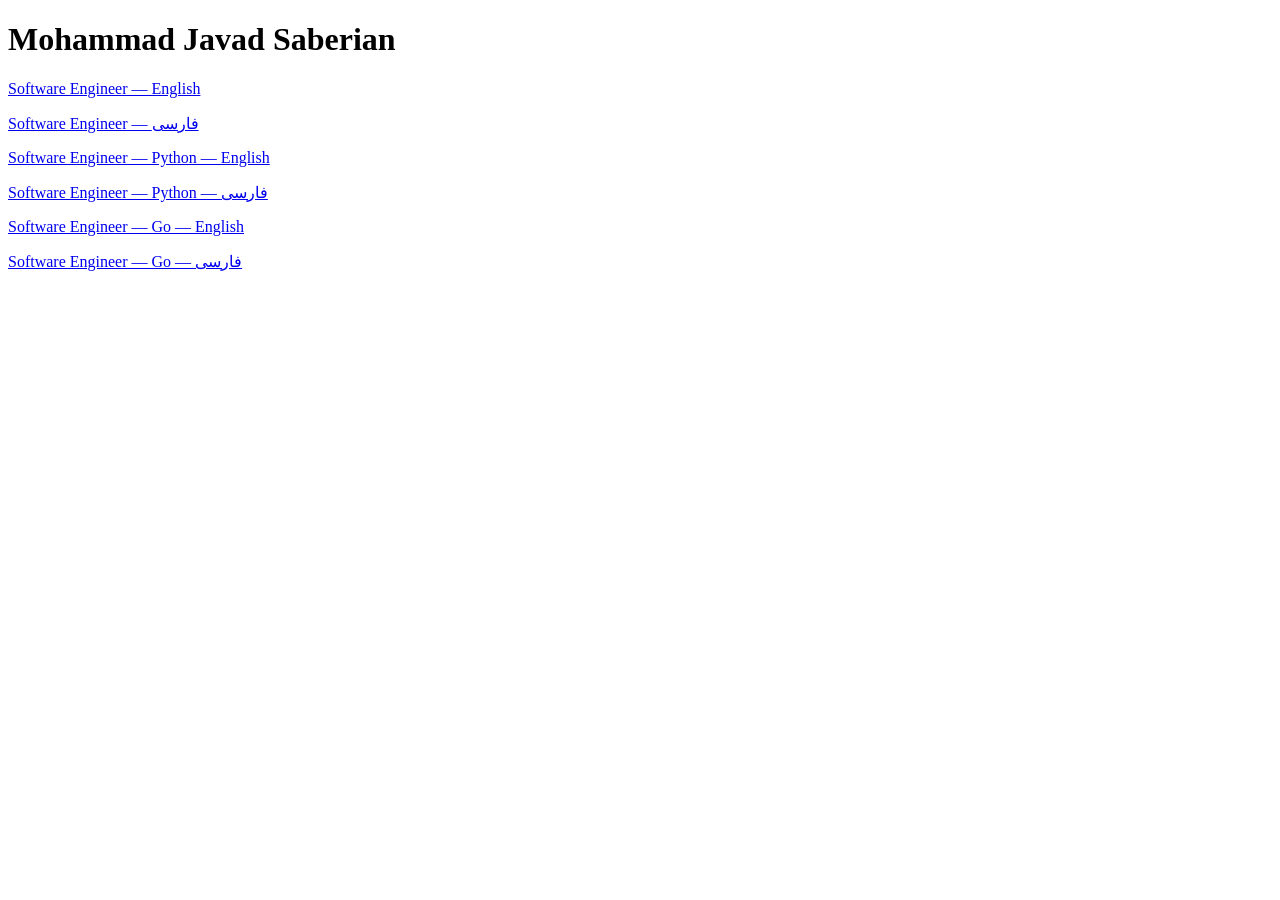
<file: index.html>
<!doctype html>
<html lang="en">
<head>
  <meta charset="utf-8">
  <meta name="viewport" content="width=device-width, initial-scale=1">
  <title>Mohammad Javad Saberian — Resume</title>
</head>
<body>
  <h1>Mohammad Javad Saberian</h1>

  <p><a href="output/html/resume-software-en.html">Software Engineer — English</a></p>
  <p><a href="output/html/resume-software-fa.html">Software Engineer — فارسی</a></p>

  <p><a href="output/html/resume-python-en.html">Software Engineer — Python — English</a></p>
  <p><a href="output/html/resume-python-fa.html">Software Engineer — Python — فارسی</a></p>

  <p><a href="output/html/resume-go-en.html">Software Engineer — Go — English</a></p>
  <p><a href="output/html/resume-go-fa.html">Software Engineer — Go — فارسی</a></p>
</body>
</html>
</file>
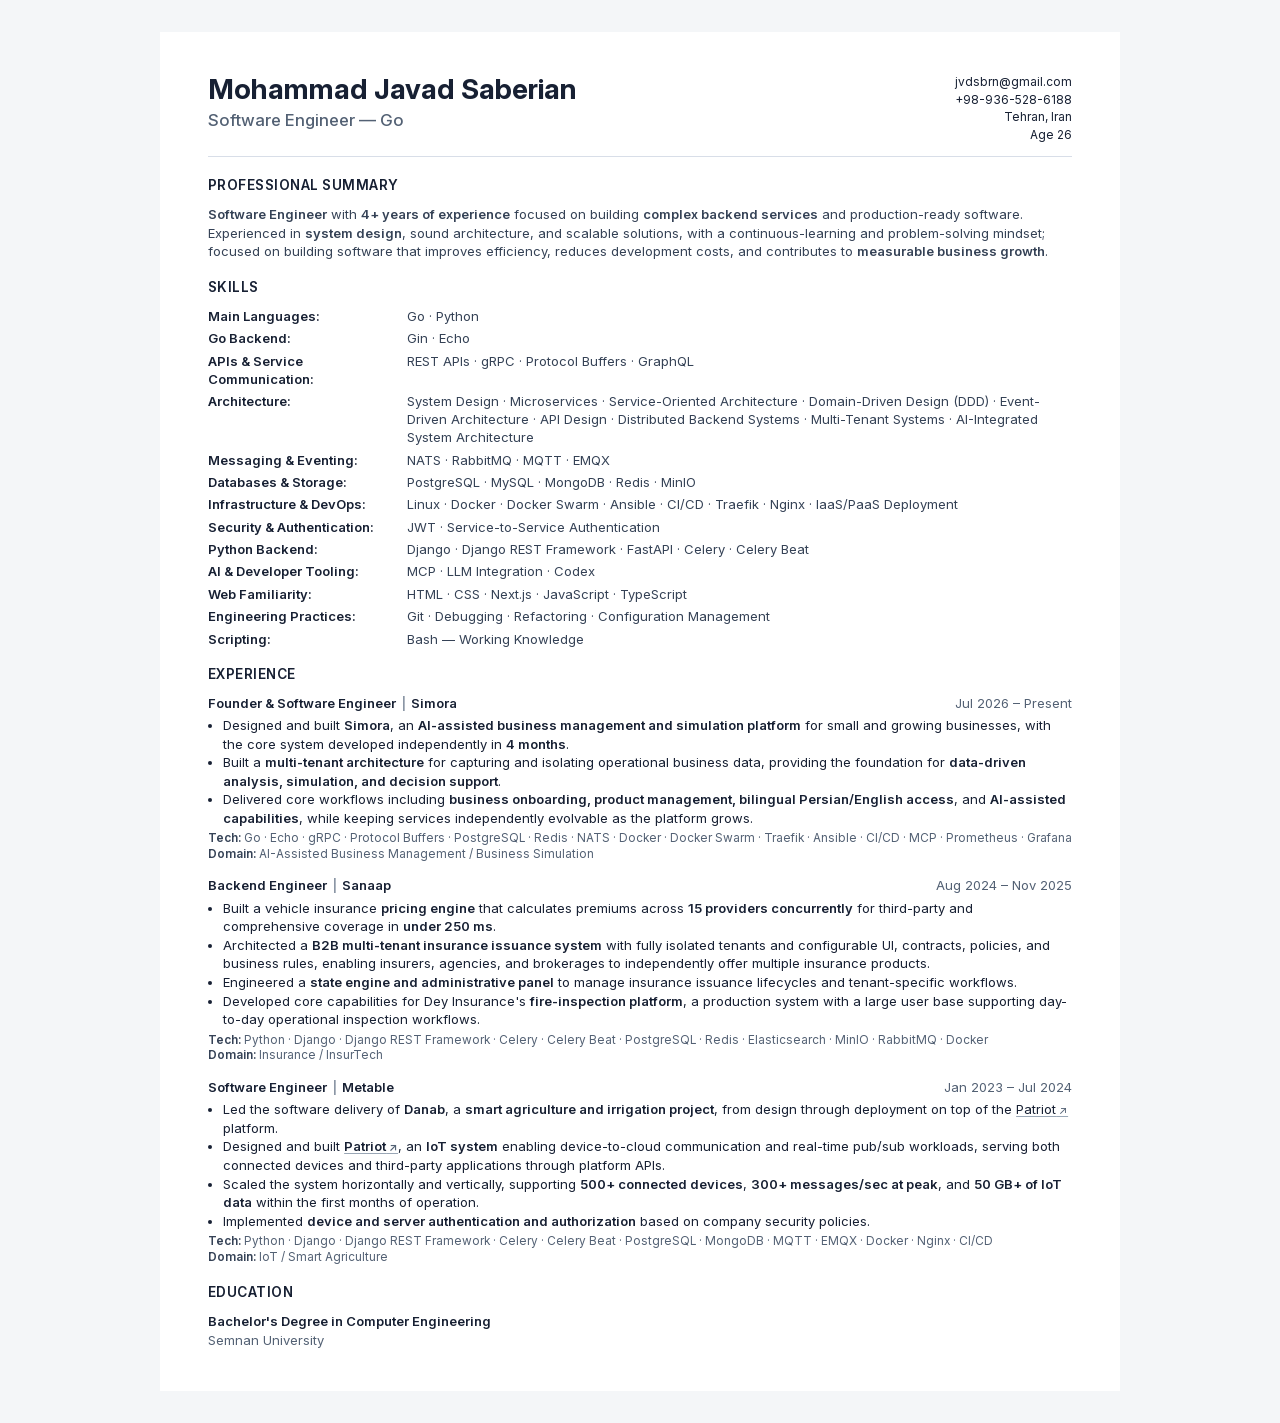
<file: docs/resume-go-en.html>
<!doctype html>
<html lang="en" dir="ltr">
<head>
  <meta charset="utf-8">
  <meta name="viewport" content="width=device-width, initial-scale=1">
  <title>Software Engineer — Go</title>
  <link rel="stylesheet" href="../../styles/base.css">
  <link rel="stylesheet" href="../../styles/resume.css">
  <link rel="stylesheet" href="../../styles/en.css">
  <link rel="stylesheet" href="../../styles/print.css">
</head>
<body>
  <main class="resume">
    <header class="resume-header">
  <div class="resume-header__identity">
    <h1 class="name">Mohammad Javad Saberian</h1>
    <p class="role">Software Engineer — Go</p>
  </div>
  <address class="resume-header__contact">
    <a href="mailto:jvdsbrn@gmail.com" dir="ltr">jvdsbrn@gmail.com</a>
    <a href="tel:+98-936-528-6188" dir="ltr">+98-936-528-6188</a>
    <span>Tehran, Iran</span>
    <span>Age 26</span>
  </address>
</header>
    <section class="summary" aria-labelledby="summary-heading">
  <h2 id="summary-heading">Professional Summary</h2>
  <p><strong>Software Engineer</strong> with <strong>4+ years of experience</strong> focused on building <strong>complex backend services</strong> and production-ready software. Experienced in <strong>system design</strong>, sound architecture, and scalable solutions, with a continuous-learning and problem-solving mindset; focused on building software that improves efficiency, reduces development costs, and contributes to <strong>measurable business growth</strong>.</p>
</section>
    <section class="skills" aria-labelledby="skills-heading">
  <h2 id="skills-heading">Skills</h2>
  <dl class="skills-list">
    
    <div class="skill-row" dir="ltr">
      <dt>Main Languages</dt>
      <dd><bdi dir="ltr">Go · Python</bdi></dd>
    </div>
    
    <div class="skill-row" dir="ltr">
      <dt>Go Backend</dt>
      <dd><bdi dir="ltr">Gin · Echo</bdi></dd>
    </div>
    
    <div class="skill-row" dir="ltr">
      <dt>APIs &amp; Service Communication</dt>
      <dd><bdi dir="ltr">REST APIs · gRPC · Protocol Buffers · GraphQL</bdi></dd>
    </div>
    
    <div class="skill-row" dir="ltr">
      <dt>Architecture</dt>
      <dd><bdi dir="ltr">System Design · Microservices · Service-Oriented Architecture · Domain-Driven Design (DDD) · Event-Driven Architecture · API Design · Distributed Backend Systems · Multi-Tenant Systems · AI-Integrated System Architecture</bdi></dd>
    </div>
    
    <div class="skill-row" dir="ltr">
      <dt>Messaging &amp; Eventing</dt>
      <dd><bdi dir="ltr">NATS · RabbitMQ · MQTT · EMQX</bdi></dd>
    </div>
    
    <div class="skill-row" dir="ltr">
      <dt>Databases &amp; Storage</dt>
      <dd><bdi dir="ltr">PostgreSQL · MySQL · MongoDB · Redis · MinIO</bdi></dd>
    </div>
    
    <div class="skill-row" dir="ltr">
      <dt>Infrastructure &amp; DevOps</dt>
      <dd><bdi dir="ltr">Linux · Docker · Docker Swarm · Ansible · CI/CD · Traefik · Nginx · IaaS/PaaS Deployment</bdi></dd>
    </div>
    
    <div class="skill-row" dir="ltr">
      <dt>Security &amp; Authentication</dt>
      <dd><bdi dir="ltr">JWT · Service-to-Service Authentication</bdi></dd>
    </div>
    
    <div class="skill-row" dir="ltr">
      <dt>Python Backend</dt>
      <dd><bdi dir="ltr">Django · Django REST Framework · FastAPI · Celery · Celery Beat</bdi></dd>
    </div>
    
    <div class="skill-row" dir="ltr">
      <dt>AI &amp; Developer Tooling</dt>
      <dd><bdi dir="ltr">MCP · LLM Integration · Codex</bdi></dd>
    </div>
    
    <div class="skill-row" dir="ltr">
      <dt>Web Familiarity</dt>
      <dd><bdi dir="ltr">HTML · CSS · Next.js · JavaScript · TypeScript</bdi></dd>
    </div>
    
    <div class="skill-row" dir="ltr">
      <dt>Engineering Practices</dt>
      <dd><bdi dir="ltr">Git · Debugging · Refactoring · Configuration Management</bdi></dd>
    </div>
    
    <div class="skill-row" dir="ltr">
      <dt>Scripting</dt>
      <dd><bdi dir="ltr">Bash — Working Knowledge</bdi></dd>
    </div>
    
  </dl>
</section>
    
<section class="experience" aria-labelledby="experience-heading">
  <h2 id="experience-heading">Experience</h2>
  
  <article class="experience-item">
    <header class="experience-item__heading">
      <h3>Founder &amp; Software Engineer <span class="experience-item__separator">|</span> Simora</h3>
      <time>Jul 2026 – Present</time>
    </header>
    <ul><li>Designed and built <strong>Simora</strong>, an <strong>AI-assisted business management and simulation platform</strong> for small and growing businesses, with the core system developed independently in <strong>4 months</strong>.</li><li>Built a <strong>multi-tenant architecture</strong> for capturing and isolating operational business data, providing the foundation for <strong>data-driven analysis, simulation, and decision support</strong>.</li><li>Delivered core workflows including <strong>business onboarding, product management, bilingual Persian/English access</strong>, and <strong>AI-assisted capabilities</strong>, while keeping services independently evolvable as the platform grows.</li></ul>
    <p class="experience-item__meta"><span class="experience-item__label">Tech:</span> <bdi dir="ltr">Go · Echo · gRPC · Protocol Buffers · PostgreSQL · Redis · NATS · Docker · Docker Swarm · Traefik · Ansible · CI/CD · MCP · Prometheus · Grafana</bdi></p>
    <p class="experience-item__meta"><span class="experience-item__label">Domain:</span> AI-Assisted Business Management / Business Simulation</p>
  </article>
  
  <article class="experience-item">
    <header class="experience-item__heading">
      <h3>Backend Engineer <span class="experience-item__separator">|</span> Sanaap</h3>
      <time>Aug 2024 – Nov 2025</time>
    </header>
    <ul><li>Built a vehicle insurance <strong>pricing engine</strong> that calculates premiums across <strong>15 providers concurrently</strong> for third-party and comprehensive coverage in <strong>under 250 ms</strong>.</li><li>Architected a <strong>B2B multi-tenant insurance issuance system</strong> with fully isolated tenants and configurable UI, contracts, policies, and business rules, enabling insurers, agencies, and brokerages to independently offer multiple insurance products.</li><li>Engineered a <strong>state engine and administrative panel</strong> to manage insurance issuance lifecycles and tenant-specific workflows.</li><li>Developed core capabilities for Dey Insurance&#39;s <strong>fire-inspection platform</strong>, a production system with a large user base supporting day-to-day operational inspection workflows.</li></ul>
    <p class="experience-item__meta"><span class="experience-item__label">Tech:</span> <bdi dir="ltr">Python · Django · Django REST Framework · Celery · Celery Beat · PostgreSQL · Redis · Elasticsearch · MinIO · RabbitMQ · Docker</bdi></p>
    <p class="experience-item__meta"><span class="experience-item__label">Domain:</span> Insurance / InsurTech</p>
  </article>
  
  <article class="experience-item">
    <header class="experience-item__heading">
      <h3>Software Engineer <span class="experience-item__separator">|</span> Metable</h3>
      <time>Jan 2023 – Jul 2024</time>
    </header>
    <ul><li>Led the software delivery of <strong>Danab</strong>, a <strong>smart agriculture and irrigation project</strong>, from design through deployment on top of the <a class="project-link" href="https://patriiot.metable.ir/" target="_blank" rel="noopener noreferrer" dir="ltr">Patriot<span class="project-link__icon" aria-hidden="true"> ↗</span></a> platform.</li><li>Designed and built <strong><a class="project-link" href="https://patriiot.metable.ir/" target="_blank" rel="noopener noreferrer" dir="ltr">Patriot<span class="project-link__icon" aria-hidden="true"> ↗</span></a></strong>, an <strong>IoT system</strong> enabling device-to-cloud communication and real-time pub/sub workloads, serving both connected devices and third-party applications through platform APIs.</li><li>Scaled the system horizontally and vertically, supporting <strong>500+ connected devices</strong>, <strong>300+ messages/sec at peak</strong>, and <strong>50 GB+ of IoT data</strong> within the first months of operation.</li><li>Implemented <strong>device and server authentication and authorization</strong> based on company security policies.</li></ul>
    <p class="experience-item__meta"><span class="experience-item__label">Tech:</span> <bdi dir="ltr">Python · Django · Django REST Framework · Celery · Celery Beat · PostgreSQL · MongoDB · MQTT · EMQX · Docker · Nginx · CI/CD</bdi></p>
    <p class="experience-item__meta"><span class="experience-item__label">Domain:</span> IoT / Smart Agriculture</p>
  </article>
  
</section>

    
<section class="education" aria-labelledby="education-heading">
  <h2 id="education-heading">Education</h2>
  <article class="education-item">
    <h3>Bachelor&#39;s Degree in Computer Engineering</h3>
    <p>Semnan University</p>
  </article>
</section>

  </main>
</body>
</html>
</file>
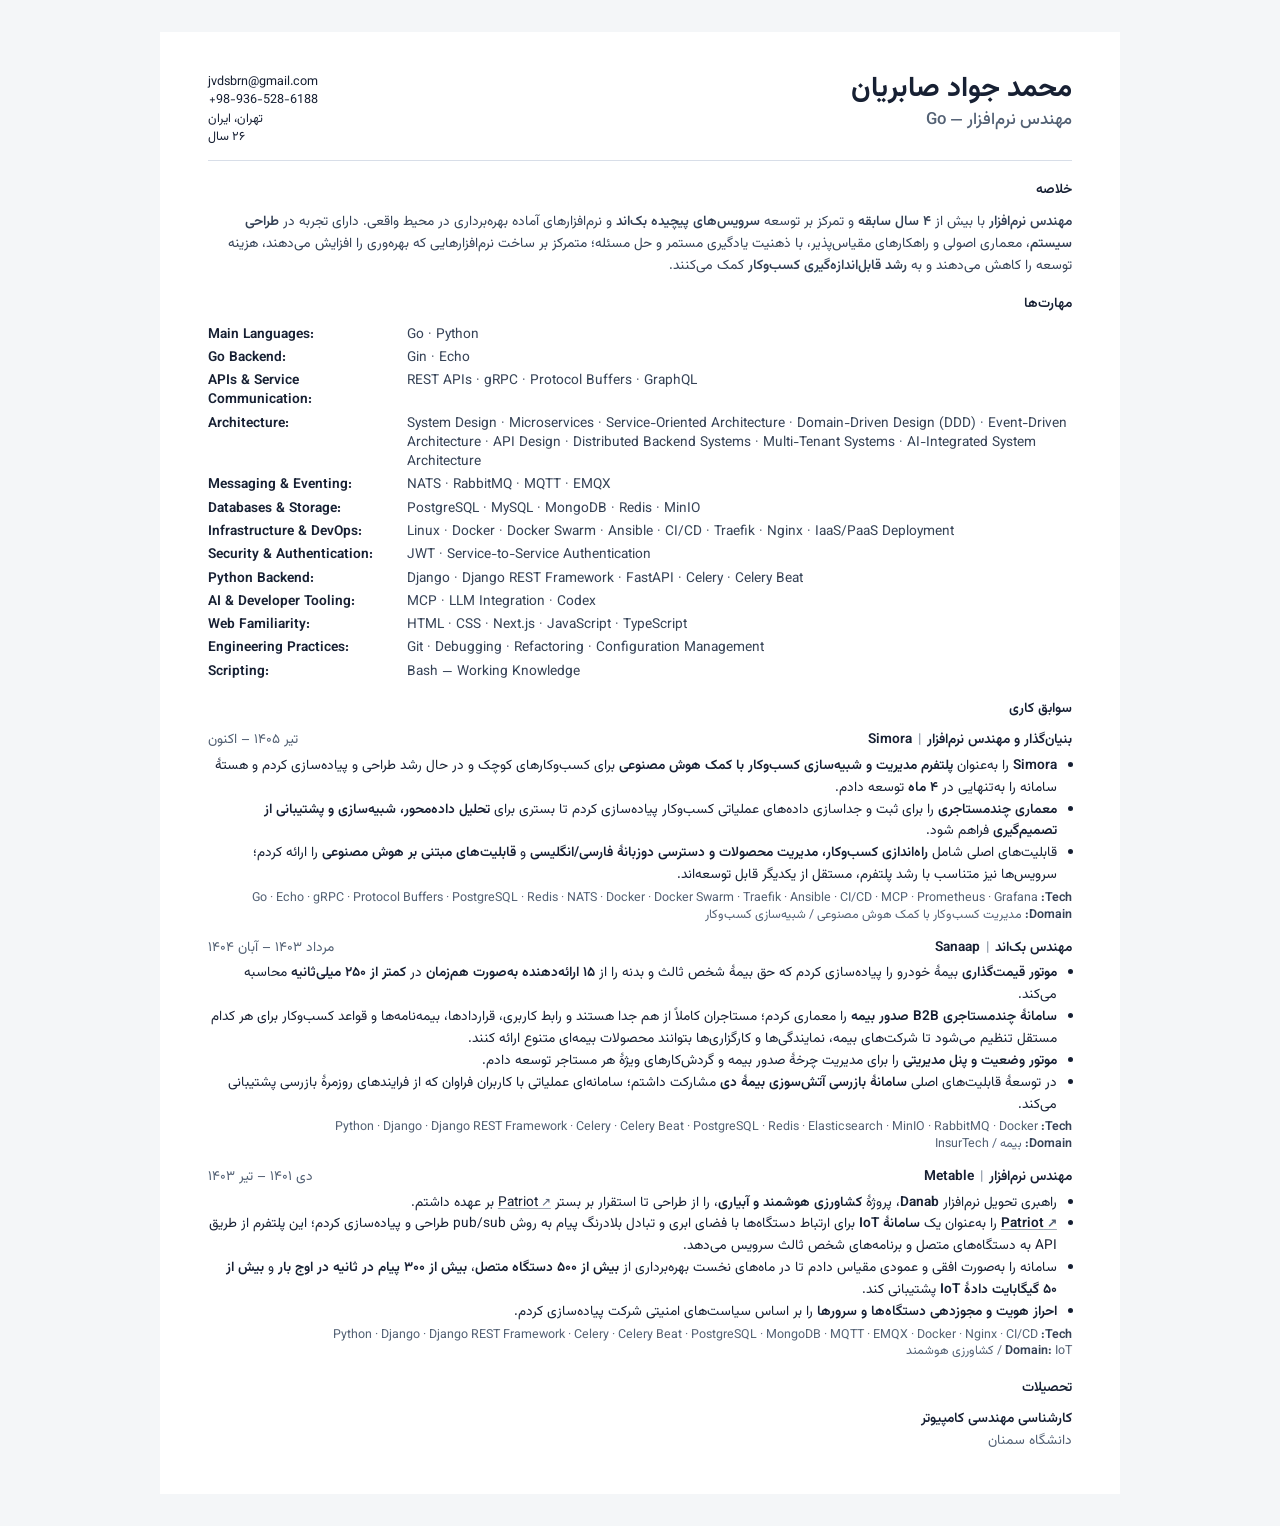
<file: docs/resume-go-fa.html>
<!doctype html>
<html lang="fa" dir="rtl">
<head>
  <meta charset="utf-8">
  <meta name="viewport" content="width=device-width, initial-scale=1">
  <title>مهندس نرم‌افزار — Go</title>
  <link rel="stylesheet" href="../../styles/base.css">
  <link rel="stylesheet" href="../../styles/resume.css">
  <link rel="stylesheet" href="../../styles/fa.css">
  <link rel="stylesheet" href="../../styles/print.css">
</head>
<body>
  <main class="resume">
    <header class="resume-header">
  <div class="resume-header__identity">
    <h1 class="name">محمد جواد صابریان</h1>
    <p class="role">مهندس نرم‌افزار — Go</p>
  </div>
  <address class="resume-header__contact">
    <a href="mailto:jvdsbrn@gmail.com" dir="ltr">jvdsbrn@gmail.com</a>
    <a href="tel:+98-936-528-6188" dir="ltr">+98-936-528-6188</a>
    <span>تهران، ایران</span>
    <span>۲۶ سال</span>
  </address>
</header>
    <section class="summary" aria-labelledby="summary-heading">
  <h2 id="summary-heading">خلاصه</h2>
  <p><strong>مهندس نرم‌افزار</strong> با بیش از <strong>۴ سال سابقه</strong> و تمرکز بر توسعه <strong>سرویس‌های پیچیده بک‌اند</strong> و نرم‌افزارهای آماده بهره‌برداری در محیط واقعی. دارای تجربه در <strong>طراحی سیستم</strong>، معماری اصولی و راهکارهای مقیاس‌پذیر، با ذهنیت یادگیری مستمر و حل مسئله؛ متمرکز بر ساخت نرم‌افزارهایی که بهره‌وری را افزایش می‌دهند، هزینه توسعه را کاهش می‌دهند و به <strong>رشد قابل‌اندازه‌گیری کسب‌وکار</strong> کمک می‌کنند.</p>
</section>
    <section class="skills" aria-labelledby="skills-heading">
  <h2 id="skills-heading">مهارت‌ها</h2>
  <dl class="skills-list">
    
    <div class="skill-row" dir="ltr">
      <dt>Main Languages</dt>
      <dd><bdi dir="ltr">Go · Python</bdi></dd>
    </div>
    
    <div class="skill-row" dir="ltr">
      <dt>Go Backend</dt>
      <dd><bdi dir="ltr">Gin · Echo</bdi></dd>
    </div>
    
    <div class="skill-row" dir="ltr">
      <dt>APIs &amp; Service Communication</dt>
      <dd><bdi dir="ltr">REST APIs · gRPC · Protocol Buffers · GraphQL</bdi></dd>
    </div>
    
    <div class="skill-row" dir="ltr">
      <dt>Architecture</dt>
      <dd><bdi dir="ltr">System Design · Microservices · Service-Oriented Architecture · Domain-Driven Design (DDD) · Event-Driven Architecture · API Design · Distributed Backend Systems · Multi-Tenant Systems · AI-Integrated System Architecture</bdi></dd>
    </div>
    
    <div class="skill-row" dir="ltr">
      <dt>Messaging &amp; Eventing</dt>
      <dd><bdi dir="ltr">NATS · RabbitMQ · MQTT · EMQX</bdi></dd>
    </div>
    
    <div class="skill-row" dir="ltr">
      <dt>Databases &amp; Storage</dt>
      <dd><bdi dir="ltr">PostgreSQL · MySQL · MongoDB · Redis · MinIO</bdi></dd>
    </div>
    
    <div class="skill-row" dir="ltr">
      <dt>Infrastructure &amp; DevOps</dt>
      <dd><bdi dir="ltr">Linux · Docker · Docker Swarm · Ansible · CI/CD · Traefik · Nginx · IaaS/PaaS Deployment</bdi></dd>
    </div>
    
    <div class="skill-row" dir="ltr">
      <dt>Security &amp; Authentication</dt>
      <dd><bdi dir="ltr">JWT · Service-to-Service Authentication</bdi></dd>
    </div>
    
    <div class="skill-row" dir="ltr">
      <dt>Python Backend</dt>
      <dd><bdi dir="ltr">Django · Django REST Framework · FastAPI · Celery · Celery Beat</bdi></dd>
    </div>
    
    <div class="skill-row" dir="ltr">
      <dt>AI &amp; Developer Tooling</dt>
      <dd><bdi dir="ltr">MCP · LLM Integration · Codex</bdi></dd>
    </div>
    
    <div class="skill-row" dir="ltr">
      <dt>Web Familiarity</dt>
      <dd><bdi dir="ltr">HTML · CSS · Next.js · JavaScript · TypeScript</bdi></dd>
    </div>
    
    <div class="skill-row" dir="ltr">
      <dt>Engineering Practices</dt>
      <dd><bdi dir="ltr">Git · Debugging · Refactoring · Configuration Management</bdi></dd>
    </div>
    
    <div class="skill-row" dir="ltr">
      <dt>Scripting</dt>
      <dd><bdi dir="ltr">Bash — Working Knowledge</bdi></dd>
    </div>
    
  </dl>
</section>
    
<section class="experience" aria-labelledby="experience-heading">
  <h2 id="experience-heading">سوابق کاری</h2>
  
  <article class="experience-item">
    <header class="experience-item__heading">
      <h3>بنیان‌گذار و مهندس نرم‌افزار <span class="experience-item__separator">|</span> Simora</h3>
      <time>تیر ۱۴۰۵ – اکنون</time>
    </header>
    <ul><li><strong>Simora</strong> را به‌عنوان <strong>پلتفرم مدیریت و شبیه‌سازی کسب‌وکار با کمک هوش مصنوعی</strong> برای کسب‌وکارهای کوچک و در حال رشد طراحی و پیاده‌سازی کردم و هستهٔ سامانه را به‌تنهایی در <strong>۴ ماه</strong> توسعه دادم.</li><li><strong>معماری چندمستاجری</strong> را برای ثبت و جداسازی داده‌های عملیاتی کسب‌وکار پیاده‌سازی کردم تا بستری برای <strong>تحلیل داده‌محور، شبیه‌سازی و پشتیبانی از تصمیم‌گیری</strong> فراهم شود.</li><li>قابلیت‌های اصلی شامل <strong>راه‌اندازی کسب‌وکار، مدیریت محصولات و دسترسی دوزبانهٔ فارسی/انگلیسی</strong> و <strong>قابلیت‌های مبتنی بر هوش مصنوعی</strong> را ارائه کردم؛ سرویس‌ها نیز متناسب با رشد پلتفرم، مستقل از یکدیگر قابل توسعه‌اند.</li></ul>
    <p class="experience-item__meta"><span class="experience-item__label">Tech:</span> <bdi dir="ltr">Go · Echo · gRPC · Protocol Buffers · PostgreSQL · Redis · NATS · Docker · Docker Swarm · Traefik · Ansible · CI/CD · MCP · Prometheus · Grafana</bdi></p>
    <p class="experience-item__meta"><span class="experience-item__label">Domain:</span> مدیریت کسب‌وکار با کمک هوش مصنوعی / شبیه‌سازی کسب‌وکار</p>
  </article>
  
  <article class="experience-item">
    <header class="experience-item__heading">
      <h3>مهندس بک‌اند <span class="experience-item__separator">|</span> Sanaap</h3>
      <time>مرداد ۱۴۰۳ – آبان ۱۴۰۴</time>
    </header>
    <ul><li><strong>موتور قیمت‌گذاری</strong> بیمهٔ خودرو را پیاده‌سازی کردم که حق بیمهٔ شخص ثالث و بدنه را از <strong>۱۵ ارائه‌دهنده به‌صورت هم‌زمان</strong> در <strong>کمتر از ۲۵۰ میلی‌ثانیه</strong> محاسبه می‌کند.</li><li><strong>سامانهٔ چندمستاجری B2B صدور بیمه</strong> را معماری کردم؛ مستاجران کاملاً از هم جدا هستند و رابط کاربری، قراردادها، بیمه‌نامه‌ها و قواعد کسب‌وکار برای هر کدام مستقل تنظیم می‌شود تا شرکت‌های بیمه، نمایندگی‌ها و کارگزاری‌ها بتوانند محصولات بیمه‌ای متنوع ارائه کنند.</li><li><strong>موتور وضعیت و پنل مدیریتی</strong> را برای مدیریت چرخهٔ صدور بیمه و گردش‌کارهای ویژهٔ هر مستاجر توسعه دادم.</li><li>در توسعهٔ قابلیت‌های اصلی <strong>سامانهٔ بازرسی آتش‌سوزی بیمهٔ دی</strong> مشارکت داشتم؛ سامانه‌ای عملیاتی با کاربران فراوان که از فرایندهای روزمرهٔ بازرسی پشتیبانی می‌کند.</li></ul>
    <p class="experience-item__meta"><span class="experience-item__label">Tech:</span> <bdi dir="ltr">Python · Django · Django REST Framework · Celery · Celery Beat · PostgreSQL · Redis · Elasticsearch · MinIO · RabbitMQ · Docker</bdi></p>
    <p class="experience-item__meta"><span class="experience-item__label">Domain:</span> بیمه / InsurTech</p>
  </article>
  
  <article class="experience-item">
    <header class="experience-item__heading">
      <h3>مهندس نرم‌افزار <span class="experience-item__separator">|</span> Metable</h3>
      <time>دی ۱۴۰۱ – تیر ۱۴۰۳</time>
    </header>
    <ul><li>راهبری تحویل نرم‌افزار <strong>Danab</strong>، پروژهٔ <strong>کشاورزی هوشمند و آبیاری</strong>، را از طراحی تا استقرار بر بستر <a class="project-link" href="https://patriiot.metable.ir/" target="_blank" rel="noopener noreferrer" dir="ltr">Patriot<span class="project-link__icon" aria-hidden="true"> ↗</span></a> بر عهده داشتم.</li><li><strong><a class="project-link" href="https://patriiot.metable.ir/" target="_blank" rel="noopener noreferrer" dir="ltr">Patriot<span class="project-link__icon" aria-hidden="true"> ↗</span></a></strong> را به‌عنوان یک <strong>سامانهٔ IoT</strong> برای ارتباط دستگاه‌ها با فضای ابری و تبادل بلادرنگ پیام به روش pub/sub طراحی و پیاده‌سازی کردم؛ این پلتفرم از طریق API به دستگاه‌های متصل و برنامه‌های شخص ثالث سرویس می‌دهد.</li><li>سامانه را به‌صورت افقی و عمودی مقیاس دادم تا در ماه‌های نخست بهره‌برداری از <strong>بیش از ۵۰۰ دستگاه متصل</strong>، <strong>بیش از ۳۰۰ پیام در ثانیه در اوج بار</strong> و <strong>بیش از ۵۰ گیگابایت دادهٔ IoT</strong> پشتیبانی کند.</li><li><strong>احراز هویت و مجوزدهی دستگاه‌ها و سرورها</strong> را بر اساس سیاست‌های امنیتی شرکت پیاده‌سازی کردم.</li></ul>
    <p class="experience-item__meta"><span class="experience-item__label">Tech:</span> <bdi dir="ltr">Python · Django · Django REST Framework · Celery · Celery Beat · PostgreSQL · MongoDB · MQTT · EMQX · Docker · Nginx · CI/CD</bdi></p>
    <p class="experience-item__meta"><span class="experience-item__label">Domain:</span> IoT / کشاورزی هوشمند</p>
  </article>
  
</section>

    
<section class="education" aria-labelledby="education-heading">
  <h2 id="education-heading">تحصیلات</h2>
  <article class="education-item">
    <h3>کارشناسی مهندسی کامپیوتر</h3>
    <p>دانشگاه سمنان</p>
  </article>
</section>

  </main>
</body>
</html>
</file>
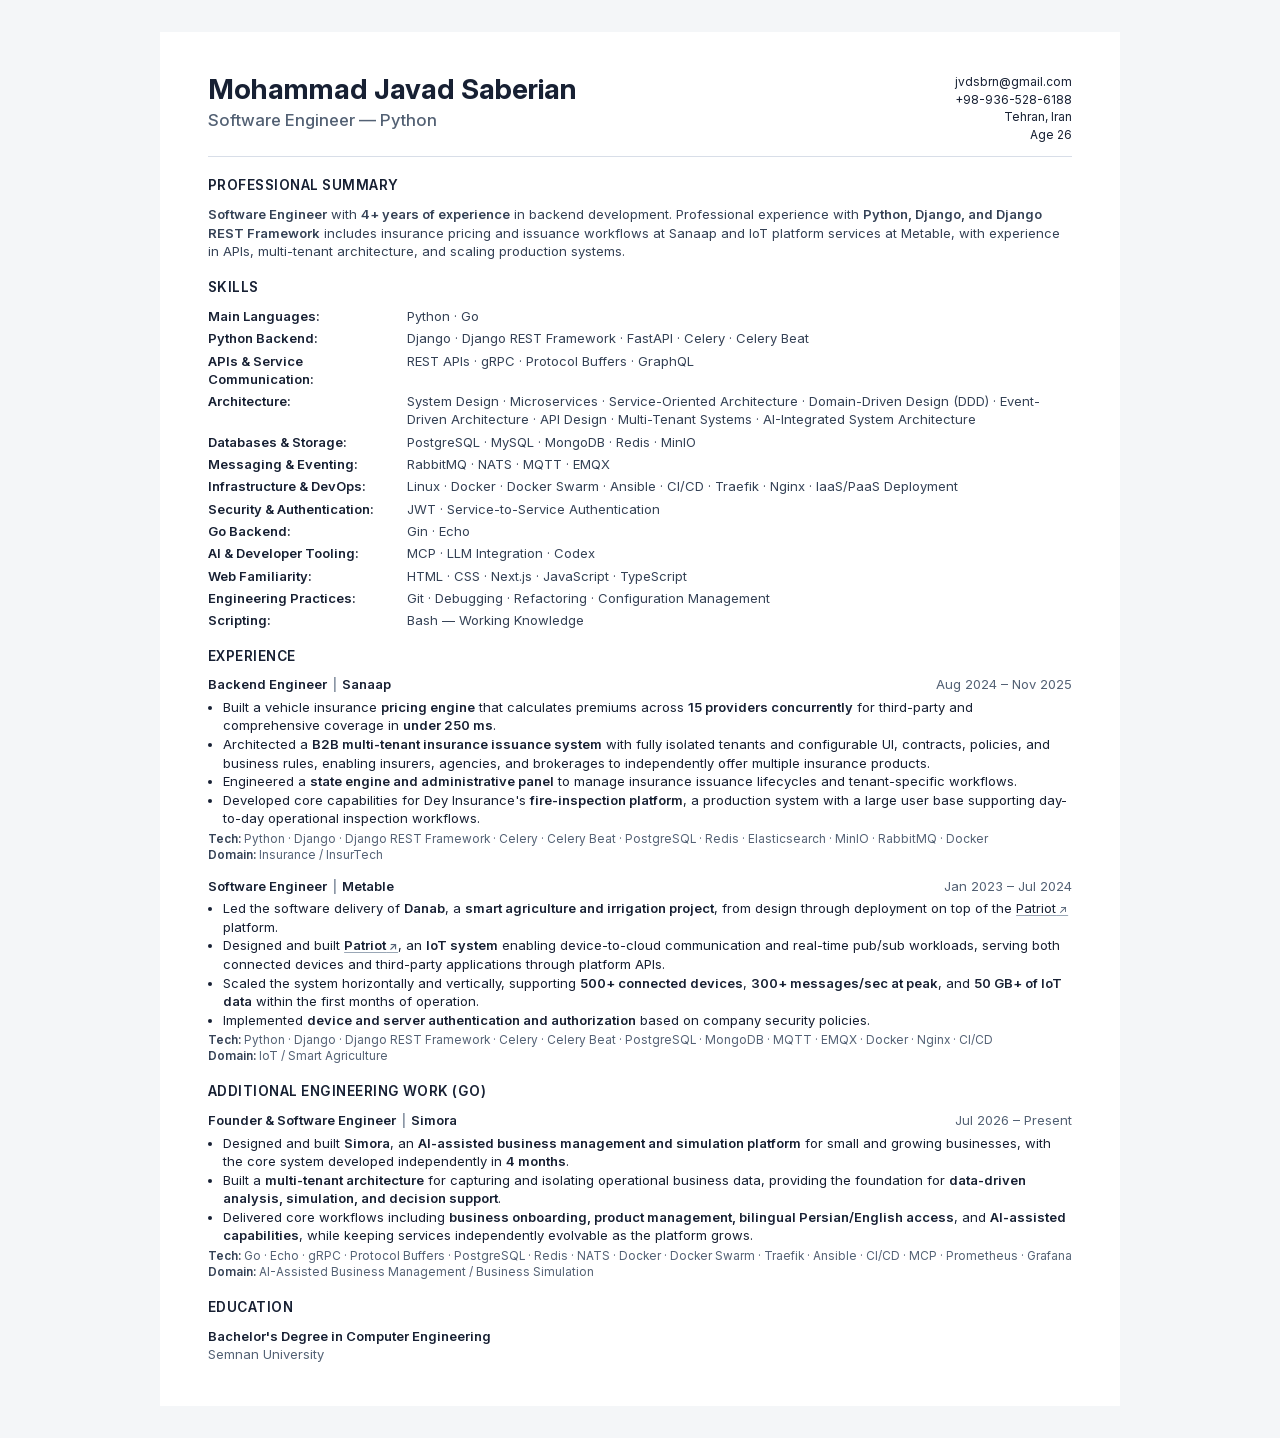
<file: docs/resume-python-en.html>
<!doctype html>
<html lang="en" dir="ltr">
<head>
  <meta charset="utf-8">
  <meta name="viewport" content="width=device-width, initial-scale=1">
  <title>Software Engineer — Python</title>
  <link rel="stylesheet" href="../../styles/base.css">
  <link rel="stylesheet" href="../../styles/resume.css">
  <link rel="stylesheet" href="../../styles/en.css">
  <link rel="stylesheet" href="../../styles/print.css">
</head>
<body>
  <main class="resume">
    <header class="resume-header">
  <div class="resume-header__identity">
    <h1 class="name">Mohammad Javad Saberian</h1>
    <p class="role">Software Engineer — Python</p>
  </div>
  <address class="resume-header__contact">
    <a href="mailto:jvdsbrn@gmail.com" dir="ltr">jvdsbrn@gmail.com</a>
    <a href="tel:+98-936-528-6188" dir="ltr">+98-936-528-6188</a>
    <span>Tehran, Iran</span>
    <span>Age 26</span>
  </address>
</header>
    <section class="summary" aria-labelledby="summary-heading">
  <h2 id="summary-heading">Professional Summary</h2>
  <p><strong>Software Engineer</strong> with <strong>4+ years of experience</strong> in backend development. Professional experience with <strong>Python, Django, and Django REST Framework</strong> includes insurance pricing and issuance workflows at Sanaap and IoT platform services at Metable, with experience in APIs, multi-tenant architecture, and scaling production systems.</p>
</section>
    <section class="skills" aria-labelledby="skills-heading">
  <h2 id="skills-heading">Skills</h2>
  <dl class="skills-list">

    <div class="skill-row" dir="ltr">
      <dt>Main Languages</dt>
      <dd><bdi dir="ltr">Python · Go</bdi></dd>
    </div>

    <div class="skill-row" dir="ltr">
      <dt>Python Backend</dt>
      <dd><bdi dir="ltr">Django · Django REST Framework · FastAPI · Celery · Celery Beat</bdi></dd>
    </div>

    <div class="skill-row" dir="ltr">
      <dt>APIs &amp; Service Communication</dt>
      <dd><bdi dir="ltr">REST APIs · gRPC · Protocol Buffers · GraphQL</bdi></dd>
    </div>

    <div class="skill-row" dir="ltr">
      <dt>Architecture</dt>
      <dd><bdi dir="ltr">System Design · Microservices · Service-Oriented Architecture · Domain-Driven Design (DDD) · Event-Driven Architecture · API Design · Multi-Tenant Systems · AI-Integrated System Architecture</bdi></dd>
    </div>

    <div class="skill-row" dir="ltr">
      <dt>Databases &amp; Storage</dt>
      <dd><bdi dir="ltr">PostgreSQL · MySQL · MongoDB · Redis · MinIO</bdi></dd>
    </div>

    <div class="skill-row" dir="ltr">
      <dt>Messaging &amp; Eventing</dt>
      <dd><bdi dir="ltr">RabbitMQ · NATS · MQTT · EMQX</bdi></dd>
    </div>

    <div class="skill-row" dir="ltr">
      <dt>Infrastructure &amp; DevOps</dt>
      <dd><bdi dir="ltr">Linux · Docker · Docker Swarm · Ansible · CI/CD · Traefik · Nginx · IaaS/PaaS Deployment</bdi></dd>
    </div>

    <div class="skill-row" dir="ltr">
      <dt>Security &amp; Authentication</dt>
      <dd><bdi dir="ltr">JWT · Service-to-Service Authentication</bdi></dd>
    </div>

    <div class="skill-row" dir="ltr">
      <dt>Go Backend</dt>
      <dd><bdi dir="ltr">Gin · Echo</bdi></dd>
    </div>

    <div class="skill-row" dir="ltr">
      <dt>AI &amp; Developer Tooling</dt>
      <dd><bdi dir="ltr">MCP · LLM Integration · Codex</bdi></dd>
    </div>

    <div class="skill-row" dir="ltr">
      <dt>Web Familiarity</dt>
      <dd><bdi dir="ltr">HTML · CSS · Next.js · JavaScript · TypeScript</bdi></dd>
    </div>

    <div class="skill-row" dir="ltr">
      <dt>Engineering Practices</dt>
      <dd><bdi dir="ltr">Git · Debugging · Refactoring · Configuration Management</bdi></dd>
    </div>

    <div class="skill-row" dir="ltr">
      <dt>Scripting</dt>
      <dd><bdi dir="ltr">Bash — Working Knowledge</bdi></dd>
    </div>

  </dl>
</section>

<section class="experience" aria-labelledby="experience-heading">
  <h2 id="experience-heading">Experience</h2>

  <article class="experience-item">
    <header class="experience-item__heading">
      <h3>Backend Engineer <span class="experience-item__separator">|</span> Sanaap</h3>
      <time>Aug 2024 – Nov 2025</time>
    </header>
    <ul><li>Built a vehicle insurance <strong>pricing engine</strong> that calculates premiums across <strong>15 providers concurrently</strong> for third-party and comprehensive coverage in <strong>under 250 ms</strong>.</li><li>Architected a <strong>B2B multi-tenant insurance issuance system</strong> with fully isolated tenants and configurable UI, contracts, policies, and business rules, enabling insurers, agencies, and brokerages to independently offer multiple insurance products.</li><li>Engineered a <strong>state engine and administrative panel</strong> to manage insurance issuance lifecycles and tenant-specific workflows.</li><li>Developed core capabilities for Dey Insurance&#39;s <strong>fire-inspection platform</strong>, a production system with a large user base supporting day-to-day operational inspection workflows.</li></ul>
    <p class="experience-item__meta"><span class="experience-item__label">Tech:</span> <bdi dir="ltr">Python · Django · Django REST Framework · Celery · Celery Beat · PostgreSQL · Redis · Elasticsearch · MinIO · RabbitMQ · Docker</bdi></p>
    <p class="experience-item__meta"><span class="experience-item__label">Domain:</span> Insurance / InsurTech</p>
  </article>

  <article class="experience-item">
    <header class="experience-item__heading">
      <h3>Software Engineer <span class="experience-item__separator">|</span> Metable</h3>
      <time>Jan 2023 – Jul 2024</time>
    </header>
    <ul><li>Led the software delivery of <strong>Danab</strong>, a <strong>smart agriculture and irrigation project</strong>, from design through deployment on top of the <a class="project-link" href="https://patriiot.metable.ir/" target="_blank" rel="noopener noreferrer" dir="ltr">Patriot<span class="project-link__icon" aria-hidden="true"> ↗</span></a> platform.</li><li>Designed and built <strong><a class="project-link" href="https://patriiot.metable.ir/" target="_blank" rel="noopener noreferrer" dir="ltr">Patriot<span class="project-link__icon" aria-hidden="true"> ↗</span></a></strong>, an <strong>IoT system</strong> enabling device-to-cloud communication and real-time pub/sub workloads, serving both connected devices and third-party applications through platform APIs.</li><li>Scaled the system horizontally and vertically, supporting <strong>500+ connected devices</strong>, <strong>300+ messages/sec at peak</strong>, and <strong>50 GB+ of IoT data</strong> within the first months of operation.</li><li>Implemented <strong>device and server authentication and authorization</strong> based on company security policies.</li></ul>
    <p class="experience-item__meta"><span class="experience-item__label">Tech:</span> <bdi dir="ltr">Python · Django · Django REST Framework · Celery · Celery Beat · PostgreSQL · MongoDB · MQTT · EMQX · Docker · Nginx · CI/CD</bdi></p>
    <p class="experience-item__meta"><span class="experience-item__label">Domain:</span> IoT / Smart Agriculture</p>
  </article>

</section>





<section class="experience" aria-labelledby="secondary-experience-heading">
  <h2 id="secondary-experience-heading">Additional Engineering Work (Go)</h2>

  <article class="experience-item">
    <header class="experience-item__heading">
      <h3>Founder &amp; Software Engineer <span class="experience-item__separator">|</span> Simora</h3>
      <time>Jul 2026 – Present</time>
    </header>
    <ul><li>Designed and built <strong>Simora</strong>, an <strong>AI-assisted business management and simulation platform</strong> for small and growing businesses, with the core system developed independently in <strong>4 months</strong>.</li><li>Built a <strong>multi-tenant architecture</strong> for capturing and isolating operational business data, providing the foundation for <strong>data-driven analysis, simulation, and decision support</strong>.</li><li>Delivered core workflows including <strong>business onboarding, product management, bilingual Persian/English access</strong>, and <strong>AI-assisted capabilities</strong>, while keeping services independently evolvable as the platform grows.</li></ul>
    <p class="experience-item__meta"><span class="experience-item__label">Tech:</span> <bdi dir="ltr">Go · Echo · gRPC · Protocol Buffers · PostgreSQL · Redis · NATS · Docker · Docker Swarm · Traefik · Ansible · CI/CD · MCP · Prometheus · Grafana</bdi></p>
    <p class="experience-item__meta"><span class="experience-item__label">Domain:</span> AI-Assisted Business Management / Business Simulation</p>
  </article>

</section>



<section class="education" aria-labelledby="education-heading">
  <h2 id="education-heading">Education</h2>
  <article class="education-item">
    <h3>Bachelor&#39;s Degree in Computer Engineering</h3>
    <p>Semnan University</p>
  </article>
</section>

  </main>
</body>
</html>
</file>
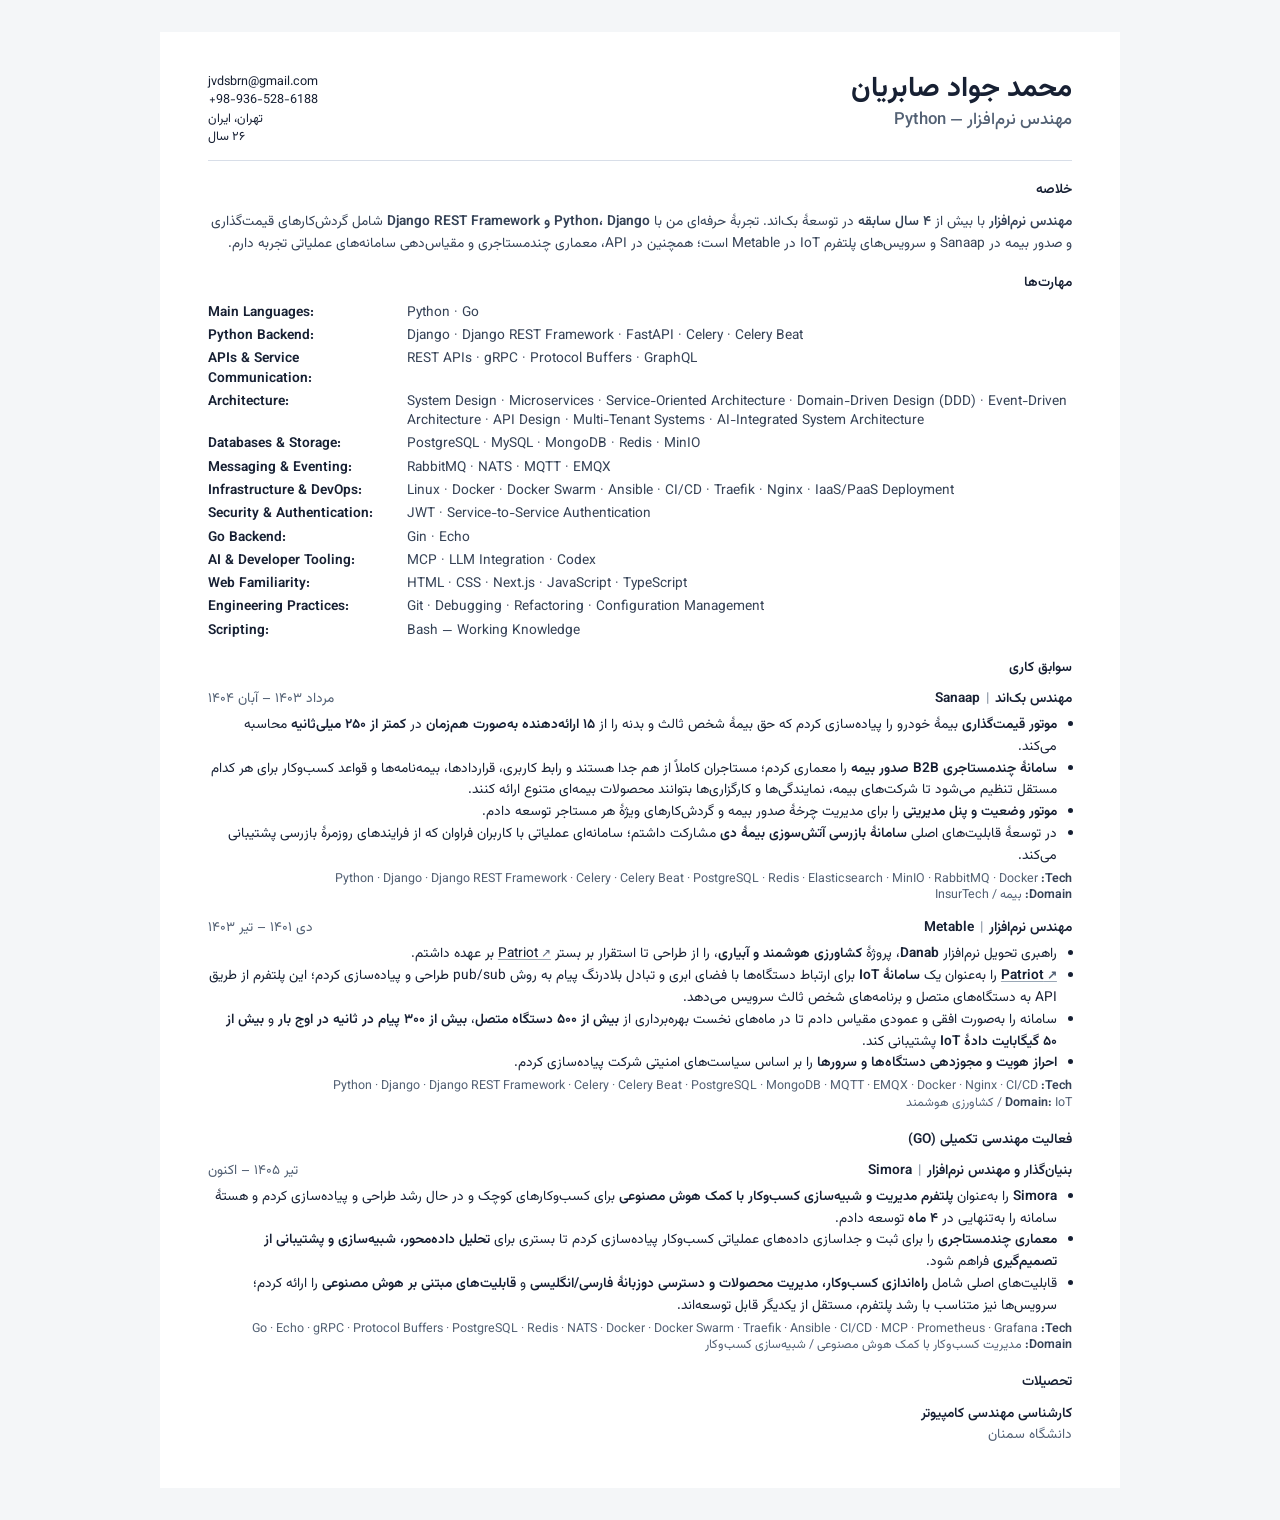
<file: docs/resume-python-fa.html>
<!doctype html>
<html lang="fa" dir="rtl">
<head>
  <meta charset="utf-8">
  <meta name="viewport" content="width=device-width, initial-scale=1">
  <title>مهندس نرم‌افزار — Python</title>
  <link rel="stylesheet" href="../../styles/base.css">
  <link rel="stylesheet" href="../../styles/resume.css">
  <link rel="stylesheet" href="../../styles/fa.css">
  <link rel="stylesheet" href="../../styles/print.css">
</head>
<body>
  <main class="resume">
    <header class="resume-header">
  <div class="resume-header__identity">
    <h1 class="name">محمد جواد صابریان</h1>
    <p class="role">مهندس نرم‌افزار — Python</p>
  </div>
  <address class="resume-header__contact">
    <a href="mailto:jvdsbrn@gmail.com" dir="ltr">jvdsbrn@gmail.com</a>
    <a href="tel:+98-936-528-6188" dir="ltr">+98-936-528-6188</a>
    <span>تهران، ایران</span>
    <span>۲۶ سال</span>
  </address>
</header>
    <section class="summary" aria-labelledby="summary-heading">
  <h2 id="summary-heading">خلاصه</h2>
  <p><strong>مهندس نرم‌افزار</strong> با بیش از <strong>۴ سال سابقه</strong> در توسعهٔ بک‌اند. تجربهٔ حرفه‌ای من با <strong>Python، Django و Django REST Framework</strong> شامل گردش‌کارهای قیمت‌گذاری و صدور بیمه در Sanaap و سرویس‌های پلتفرم IoT در Metable است؛ همچنین در API، معماری چندمستاجری و مقیاس‌دهی سامانه‌های عملیاتی تجربه دارم.</p>
</section>
    <section class="skills" aria-labelledby="skills-heading">
  <h2 id="skills-heading">مهارت‌ها</h2>
  <dl class="skills-list">

    <div class="skill-row" dir="ltr">
      <dt>Main Languages</dt>
      <dd><bdi dir="ltr">Python · Go</bdi></dd>
    </div>

    <div class="skill-row" dir="ltr">
      <dt>Python Backend</dt>
      <dd><bdi dir="ltr">Django · Django REST Framework · FastAPI · Celery · Celery Beat</bdi></dd>
    </div>

    <div class="skill-row" dir="ltr">
      <dt>APIs &amp; Service Communication</dt>
      <dd><bdi dir="ltr">REST APIs · gRPC · Protocol Buffers · GraphQL</bdi></dd>
    </div>

    <div class="skill-row" dir="ltr">
      <dt>Architecture</dt>
      <dd><bdi dir="ltr">System Design · Microservices · Service-Oriented Architecture · Domain-Driven Design (DDD) · Event-Driven Architecture · API Design · Multi-Tenant Systems · AI-Integrated System Architecture</bdi></dd>
    </div>

    <div class="skill-row" dir="ltr">
      <dt>Databases &amp; Storage</dt>
      <dd><bdi dir="ltr">PostgreSQL · MySQL · MongoDB · Redis · MinIO</bdi></dd>
    </div>

    <div class="skill-row" dir="ltr">
      <dt>Messaging &amp; Eventing</dt>
      <dd><bdi dir="ltr">RabbitMQ · NATS · MQTT · EMQX</bdi></dd>
    </div>

    <div class="skill-row" dir="ltr">
      <dt>Infrastructure &amp; DevOps</dt>
      <dd><bdi dir="ltr">Linux · Docker · Docker Swarm · Ansible · CI/CD · Traefik · Nginx · IaaS/PaaS Deployment</bdi></dd>
    </div>

    <div class="skill-row" dir="ltr">
      <dt>Security &amp; Authentication</dt>
      <dd><bdi dir="ltr">JWT · Service-to-Service Authentication</bdi></dd>
    </div>

    <div class="skill-row" dir="ltr">
      <dt>Go Backend</dt>
      <dd><bdi dir="ltr">Gin · Echo</bdi></dd>
    </div>

    <div class="skill-row" dir="ltr">
      <dt>AI &amp; Developer Tooling</dt>
      <dd><bdi dir="ltr">MCP · LLM Integration · Codex</bdi></dd>
    </div>

    <div class="skill-row" dir="ltr">
      <dt>Web Familiarity</dt>
      <dd><bdi dir="ltr">HTML · CSS · Next.js · JavaScript · TypeScript</bdi></dd>
    </div>

    <div class="skill-row" dir="ltr">
      <dt>Engineering Practices</dt>
      <dd><bdi dir="ltr">Git · Debugging · Refactoring · Configuration Management</bdi></dd>
    </div>

    <div class="skill-row" dir="ltr">
      <dt>Scripting</dt>
      <dd><bdi dir="ltr">Bash — Working Knowledge</bdi></dd>
    </div>

  </dl>
</section>

<section class="experience" aria-labelledby="experience-heading">
  <h2 id="experience-heading">سوابق کاری</h2>

  <article class="experience-item">
    <header class="experience-item__heading">
      <h3>مهندس بک‌اند <span class="experience-item__separator">|</span> Sanaap</h3>
      <time>مرداد ۱۴۰۳ – آبان ۱۴۰۴</time>
    </header>
    <ul><li><strong>موتور قیمت‌گذاری</strong> بیمهٔ خودرو را پیاده‌سازی کردم که حق بیمهٔ شخص ثالث و بدنه را از <strong>۱۵ ارائه‌دهنده به‌صورت هم‌زمان</strong> در <strong>کمتر از ۲۵۰ میلی‌ثانیه</strong> محاسبه می‌کند.</li><li><strong>سامانهٔ چندمستاجری B2B صدور بیمه</strong> را معماری کردم؛ مستاجران کاملاً از هم جدا هستند و رابط کاربری، قراردادها، بیمه‌نامه‌ها و قواعد کسب‌وکار برای هر کدام مستقل تنظیم می‌شود تا شرکت‌های بیمه، نمایندگی‌ها و کارگزاری‌ها بتوانند محصولات بیمه‌ای متنوع ارائه کنند.</li><li><strong>موتور وضعیت و پنل مدیریتی</strong> را برای مدیریت چرخهٔ صدور بیمه و گردش‌کارهای ویژهٔ هر مستاجر توسعه دادم.</li><li>در توسعهٔ قابلیت‌های اصلی <strong>سامانهٔ بازرسی آتش‌سوزی بیمهٔ دی</strong> مشارکت داشتم؛ سامانه‌ای عملیاتی با کاربران فراوان که از فرایندهای روزمرهٔ بازرسی پشتیبانی می‌کند.</li></ul>
    <p class="experience-item__meta"><span class="experience-item__label">Tech:</span> <bdi dir="ltr">Python · Django · Django REST Framework · Celery · Celery Beat · PostgreSQL · Redis · Elasticsearch · MinIO · RabbitMQ · Docker</bdi></p>
    <p class="experience-item__meta"><span class="experience-item__label">Domain:</span> بیمه / InsurTech</p>
  </article>

  <article class="experience-item">
    <header class="experience-item__heading">
      <h3>مهندس نرم‌افزار <span class="experience-item__separator">|</span> Metable</h3>
      <time>دی ۱۴۰۱ – تیر ۱۴۰۳</time>
    </header>
    <ul><li>راهبری تحویل نرم‌افزار <strong>Danab</strong>، پروژهٔ <strong>کشاورزی هوشمند و آبیاری</strong>، را از طراحی تا استقرار بر بستر <a class="project-link" href="https://patriiot.metable.ir/" target="_blank" rel="noopener noreferrer" dir="ltr">Patriot<span class="project-link__icon" aria-hidden="true"> ↗</span></a> بر عهده داشتم.</li><li><strong><a class="project-link" href="https://patriiot.metable.ir/" target="_blank" rel="noopener noreferrer" dir="ltr">Patriot<span class="project-link__icon" aria-hidden="true"> ↗</span></a></strong> را به‌عنوان یک <strong>سامانهٔ IoT</strong> برای ارتباط دستگاه‌ها با فضای ابری و تبادل بلادرنگ پیام به روش pub/sub طراحی و پیاده‌سازی کردم؛ این پلتفرم از طریق API به دستگاه‌های متصل و برنامه‌های شخص ثالث سرویس می‌دهد.</li><li>سامانه را به‌صورت افقی و عمودی مقیاس دادم تا در ماه‌های نخست بهره‌برداری از <strong>بیش از ۵۰۰ دستگاه متصل</strong>، <strong>بیش از ۳۰۰ پیام در ثانیه در اوج بار</strong> و <strong>بیش از ۵۰ گیگابایت دادهٔ IoT</strong> پشتیبانی کند.</li><li><strong>احراز هویت و مجوزدهی دستگاه‌ها و سرورها</strong> را بر اساس سیاست‌های امنیتی شرکت پیاده‌سازی کردم.</li></ul>
    <p class="experience-item__meta"><span class="experience-item__label">Tech:</span> <bdi dir="ltr">Python · Django · Django REST Framework · Celery · Celery Beat · PostgreSQL · MongoDB · MQTT · EMQX · Docker · Nginx · CI/CD</bdi></p>
    <p class="experience-item__meta"><span class="experience-item__label">Domain:</span> IoT / کشاورزی هوشمند</p>
  </article>

</section>





<section class="experience" aria-labelledby="secondary-experience-heading">
  <h2 id="secondary-experience-heading">فعالیت مهندسی تکمیلی (Go)</h2>

  <article class="experience-item">
    <header class="experience-item__heading">
      <h3>بنیان‌گذار و مهندس نرم‌افزار <span class="experience-item__separator">|</span> Simora</h3>
      <time>تیر ۱۴۰۵ – اکنون</time>
    </header>
    <ul><li><strong>Simora</strong> را به‌عنوان <strong>پلتفرم مدیریت و شبیه‌سازی کسب‌وکار با کمک هوش مصنوعی</strong> برای کسب‌وکارهای کوچک و در حال رشد طراحی و پیاده‌سازی کردم و هستهٔ سامانه را به‌تنهایی در <strong>۴ ماه</strong> توسعه دادم.</li><li><strong>معماری چندمستاجری</strong> را برای ثبت و جداسازی داده‌های عملیاتی کسب‌وکار پیاده‌سازی کردم تا بستری برای <strong>تحلیل داده‌محور، شبیه‌سازی و پشتیبانی از تصمیم‌گیری</strong> فراهم شود.</li><li>قابلیت‌های اصلی شامل <strong>راه‌اندازی کسب‌وکار، مدیریت محصولات و دسترسی دوزبانهٔ فارسی/انگلیسی</strong> و <strong>قابلیت‌های مبتنی بر هوش مصنوعی</strong> را ارائه کردم؛ سرویس‌ها نیز متناسب با رشد پلتفرم، مستقل از یکدیگر قابل توسعه‌اند.</li></ul>
    <p class="experience-item__meta"><span class="experience-item__label">Tech:</span> <bdi dir="ltr">Go · Echo · gRPC · Protocol Buffers · PostgreSQL · Redis · NATS · Docker · Docker Swarm · Traefik · Ansible · CI/CD · MCP · Prometheus · Grafana</bdi></p>
    <p class="experience-item__meta"><span class="experience-item__label">Domain:</span> مدیریت کسب‌وکار با کمک هوش مصنوعی / شبیه‌سازی کسب‌وکار</p>
  </article>

</section>



<section class="education" aria-labelledby="education-heading">
  <h2 id="education-heading">تحصیلات</h2>
  <article class="education-item">
    <h3>کارشناسی مهندسی کامپیوتر</h3>
    <p>دانشگاه سمنان</p>
  </article>
</section>

  </main>
</body>
</html>
</file>
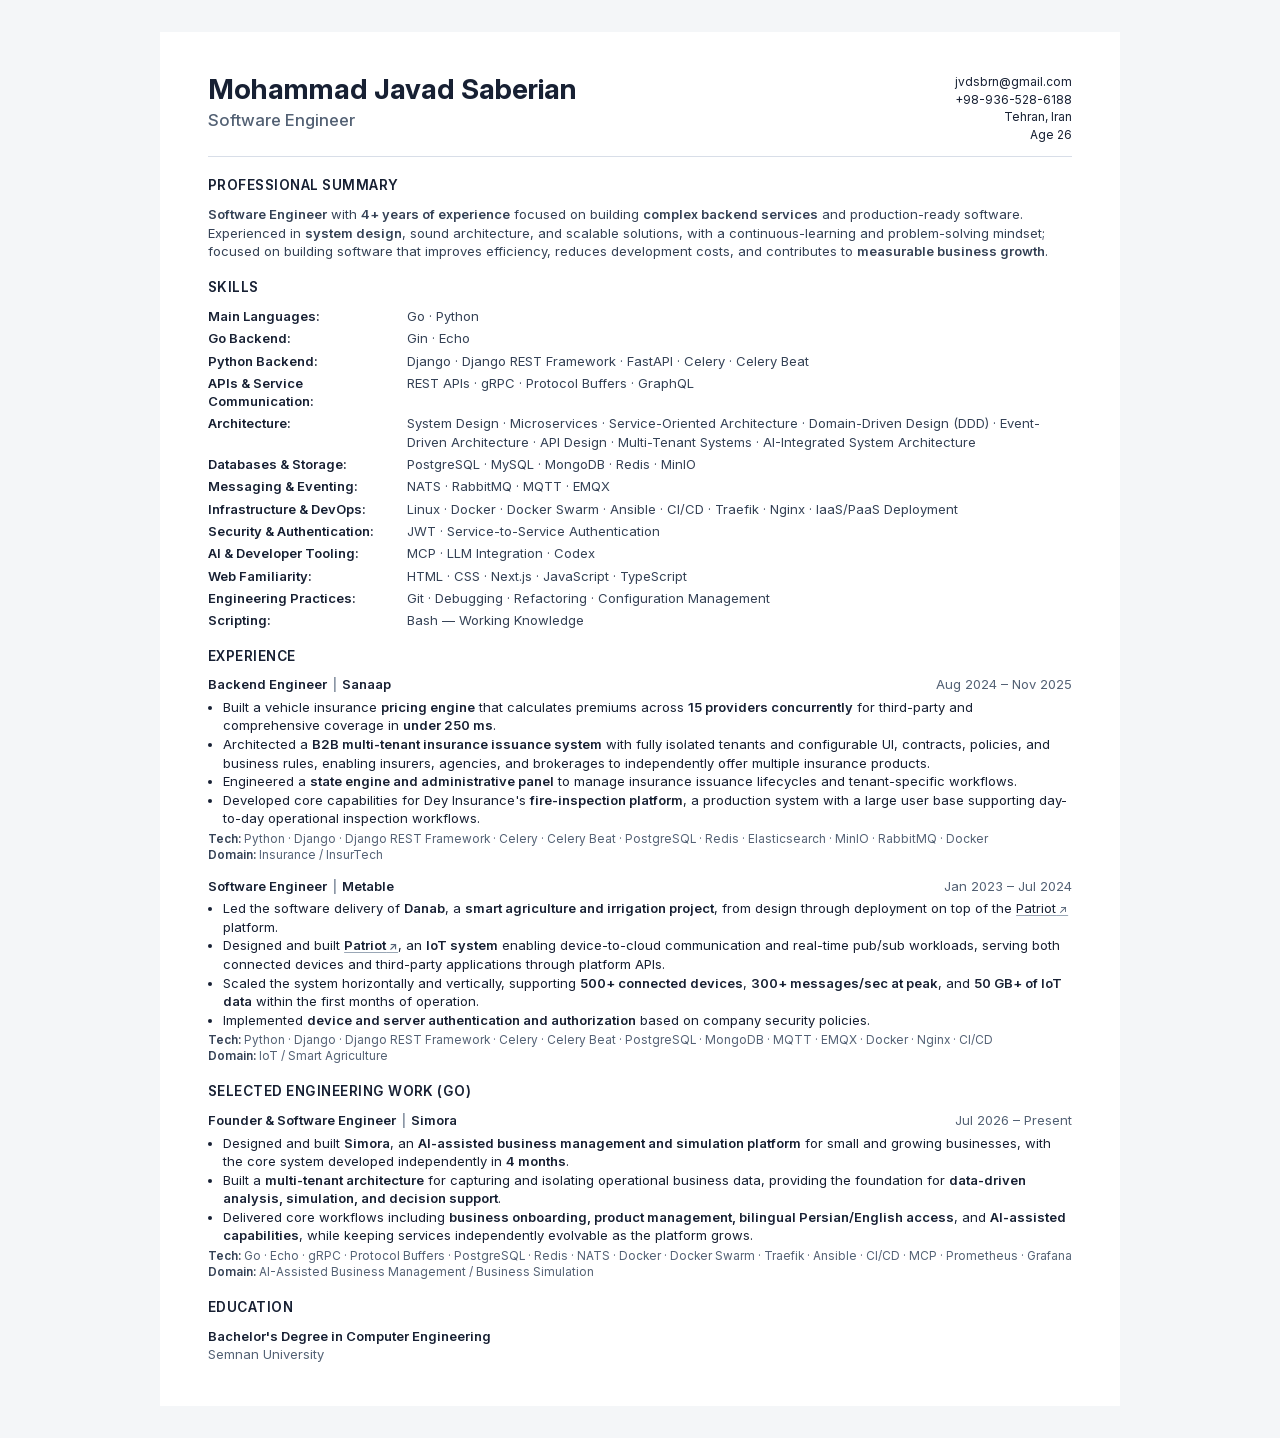
<file: docs/resume-software-en.html>
<!doctype html>
<html lang="en" dir="ltr">
<head>
  <meta charset="utf-8">
  <meta name="viewport" content="width=device-width, initial-scale=1">
  <title>Software Engineer</title>
  <link rel="stylesheet" href="../../styles/base.css">
  <link rel="stylesheet" href="../../styles/resume.css">
  <link rel="stylesheet" href="../../styles/en.css">
  <link rel="stylesheet" href="../../styles/print.css">
</head>
<body>
  <main class="resume">
    <header class="resume-header">
  <div class="resume-header__identity">
    <h1 class="name">Mohammad Javad Saberian</h1>
    <p class="role">Software Engineer</p>
  </div>
  <address class="resume-header__contact">
    <a href="mailto:jvdsbrn@gmail.com" dir="ltr">jvdsbrn@gmail.com</a>
    <a href="tel:+98-936-528-6188" dir="ltr">+98-936-528-6188</a>
    <span>Tehran, Iran</span>
    <span>Age 26</span>
  </address>
</header>
    <section class="summary" aria-labelledby="summary-heading">
  <h2 id="summary-heading">Professional Summary</h2>
  <p><strong>Software Engineer</strong> with <strong>4+ years of experience</strong> focused on building <strong>complex backend services</strong> and production-ready software. Experienced in <strong>system design</strong>, sound architecture, and scalable solutions, with a continuous-learning and problem-solving mindset; focused on building software that improves efficiency, reduces development costs, and contributes to <strong>measurable business growth</strong>.</p>
</section>
    <section class="skills" aria-labelledby="skills-heading">
  <h2 id="skills-heading">Skills</h2>
  <dl class="skills-list">

    <div class="skill-row" dir="ltr">
      <dt>Main Languages</dt>
      <dd><bdi dir="ltr">Go · Python</bdi></dd>
    </div>

    <div class="skill-row" dir="ltr">
      <dt>Go Backend</dt>
      <dd><bdi dir="ltr">Gin · Echo</bdi></dd>
    </div>

    <div class="skill-row" dir="ltr">
      <dt>Python Backend</dt>
      <dd><bdi dir="ltr">Django · Django REST Framework · FastAPI · Celery · Celery Beat</bdi></dd>
    </div>

    <div class="skill-row" dir="ltr">
      <dt>APIs &amp; Service Communication</dt>
      <dd><bdi dir="ltr">REST APIs · gRPC · Protocol Buffers · GraphQL</bdi></dd>
    </div>

    <div class="skill-row" dir="ltr">
      <dt>Architecture</dt>
      <dd><bdi dir="ltr">System Design · Microservices · Service-Oriented Architecture · Domain-Driven Design (DDD) · Event-Driven Architecture · API Design · Multi-Tenant Systems · AI-Integrated System Architecture</bdi></dd>
    </div>

    <div class="skill-row" dir="ltr">
      <dt>Databases &amp; Storage</dt>
      <dd><bdi dir="ltr">PostgreSQL · MySQL · MongoDB · Redis · MinIO</bdi></dd>
    </div>

    <div class="skill-row" dir="ltr">
      <dt>Messaging &amp; Eventing</dt>
      <dd><bdi dir="ltr">NATS · RabbitMQ · MQTT · EMQX</bdi></dd>
    </div>

    <div class="skill-row" dir="ltr">
      <dt>Infrastructure &amp; DevOps</dt>
      <dd><bdi dir="ltr">Linux · Docker · Docker Swarm · Ansible · CI/CD · Traefik · Nginx · IaaS/PaaS Deployment</bdi></dd>
    </div>

    <div class="skill-row" dir="ltr">
      <dt>Security &amp; Authentication</dt>
      <dd><bdi dir="ltr">JWT · Service-to-Service Authentication</bdi></dd>
    </div>

    <div class="skill-row" dir="ltr">
      <dt>AI &amp; Developer Tooling</dt>
      <dd><bdi dir="ltr">MCP · LLM Integration · Codex</bdi></dd>
    </div>

    <div class="skill-row" dir="ltr">
      <dt>Web Familiarity</dt>
      <dd><bdi dir="ltr">HTML · CSS · Next.js · JavaScript · TypeScript</bdi></dd>
    </div>

    <div class="skill-row" dir="ltr">
      <dt>Engineering Practices</dt>
      <dd><bdi dir="ltr">Git · Debugging · Refactoring · Configuration Management</bdi></dd>
    </div>

    <div class="skill-row" dir="ltr">
      <dt>Scripting</dt>
      <dd><bdi dir="ltr">Bash — Working Knowledge</bdi></dd>
    </div>

  </dl>
</section>

<section class="experience" aria-labelledby="experience-heading">
  <h2 id="experience-heading">Experience</h2>

  <article class="experience-item">
    <header class="experience-item__heading">
      <h3>Backend Engineer <span class="experience-item__separator">|</span> Sanaap</h3>
      <time>Aug 2024 – Nov 2025</time>
    </header>
    <ul><li>Built a vehicle insurance <strong>pricing engine</strong> that calculates premiums across <strong>15 providers concurrently</strong> for third-party and comprehensive coverage in <strong>under 250 ms</strong>.</li><li>Architected a <strong>B2B multi-tenant insurance issuance system</strong> with fully isolated tenants and configurable UI, contracts, policies, and business rules, enabling insurers, agencies, and brokerages to independently offer multiple insurance products.</li><li>Engineered a <strong>state engine and administrative panel</strong> to manage insurance issuance lifecycles and tenant-specific workflows.</li><li>Developed core capabilities for Dey Insurance&#39;s <strong>fire-inspection platform</strong>, a production system with a large user base supporting day-to-day operational inspection workflows.</li></ul>
    <p class="experience-item__meta"><span class="experience-item__label">Tech:</span> <bdi dir="ltr">Python · Django · Django REST Framework · Celery · Celery Beat · PostgreSQL · Redis · Elasticsearch · MinIO · RabbitMQ · Docker</bdi></p>
    <p class="experience-item__meta"><span class="experience-item__label">Domain:</span> Insurance / InsurTech</p>
  </article>

  <article class="experience-item">
    <header class="experience-item__heading">
      <h3>Software Engineer <span class="experience-item__separator">|</span> Metable</h3>
      <time>Jan 2023 – Jul 2024</time>
    </header>
    <ul><li>Led the software delivery of <strong>Danab</strong>, a <strong>smart agriculture and irrigation project</strong>, from design through deployment on top of the <a class="project-link" href="https://patriiot.metable.ir/" target="_blank" rel="noopener noreferrer" dir="ltr">Patriot<span class="project-link__icon" aria-hidden="true"> ↗</span></a> platform.</li><li>Designed and built <strong><a class="project-link" href="https://patriiot.metable.ir/" target="_blank" rel="noopener noreferrer" dir="ltr">Patriot<span class="project-link__icon" aria-hidden="true"> ↗</span></a></strong>, an <strong>IoT system</strong> enabling device-to-cloud communication and real-time pub/sub workloads, serving both connected devices and third-party applications through platform APIs.</li><li>Scaled the system horizontally and vertically, supporting <strong>500+ connected devices</strong>, <strong>300+ messages/sec at peak</strong>, and <strong>50 GB+ of IoT data</strong> within the first months of operation.</li><li>Implemented <strong>device and server authentication and authorization</strong> based on company security policies.</li></ul>
    <p class="experience-item__meta"><span class="experience-item__label">Tech:</span> <bdi dir="ltr">Python · Django · Django REST Framework · Celery · Celery Beat · PostgreSQL · MongoDB · MQTT · EMQX · Docker · Nginx · CI/CD</bdi></p>
    <p class="experience-item__meta"><span class="experience-item__label">Domain:</span> IoT / Smart Agriculture</p>
  </article>

</section>





<section class="experience" aria-labelledby="secondary-experience-heading">
  <h2 id="secondary-experience-heading">Selected Engineering Work (Go)</h2>

  <article class="experience-item">
    <header class="experience-item__heading">
      <h3>Founder &amp; Software Engineer <span class="experience-item__separator">|</span> Simora</h3>
      <time>Jul 2026 – Present</time>
    </header>
    <ul><li>Designed and built <strong>Simora</strong>, an <strong>AI-assisted business management and simulation platform</strong> for small and growing businesses, with the core system developed independently in <strong>4 months</strong>.</li><li>Built a <strong>multi-tenant architecture</strong> for capturing and isolating operational business data, providing the foundation for <strong>data-driven analysis, simulation, and decision support</strong>.</li><li>Delivered core workflows including <strong>business onboarding, product management, bilingual Persian/English access</strong>, and <strong>AI-assisted capabilities</strong>, while keeping services independently evolvable as the platform grows.</li></ul>
    <p class="experience-item__meta"><span class="experience-item__label">Tech:</span> <bdi dir="ltr">Go · Echo · gRPC · Protocol Buffers · PostgreSQL · Redis · NATS · Docker · Docker Swarm · Traefik · Ansible · CI/CD · MCP · Prometheus · Grafana</bdi></p>
    <p class="experience-item__meta"><span class="experience-item__label">Domain:</span> AI-Assisted Business Management / Business Simulation</p>
  </article>

</section>



<section class="education" aria-labelledby="education-heading">
  <h2 id="education-heading">Education</h2>
  <article class="education-item">
    <h3>Bachelor&#39;s Degree in Computer Engineering</h3>
    <p>Semnan University</p>
  </article>
</section>

  </main>
</body>
</html>
</file>
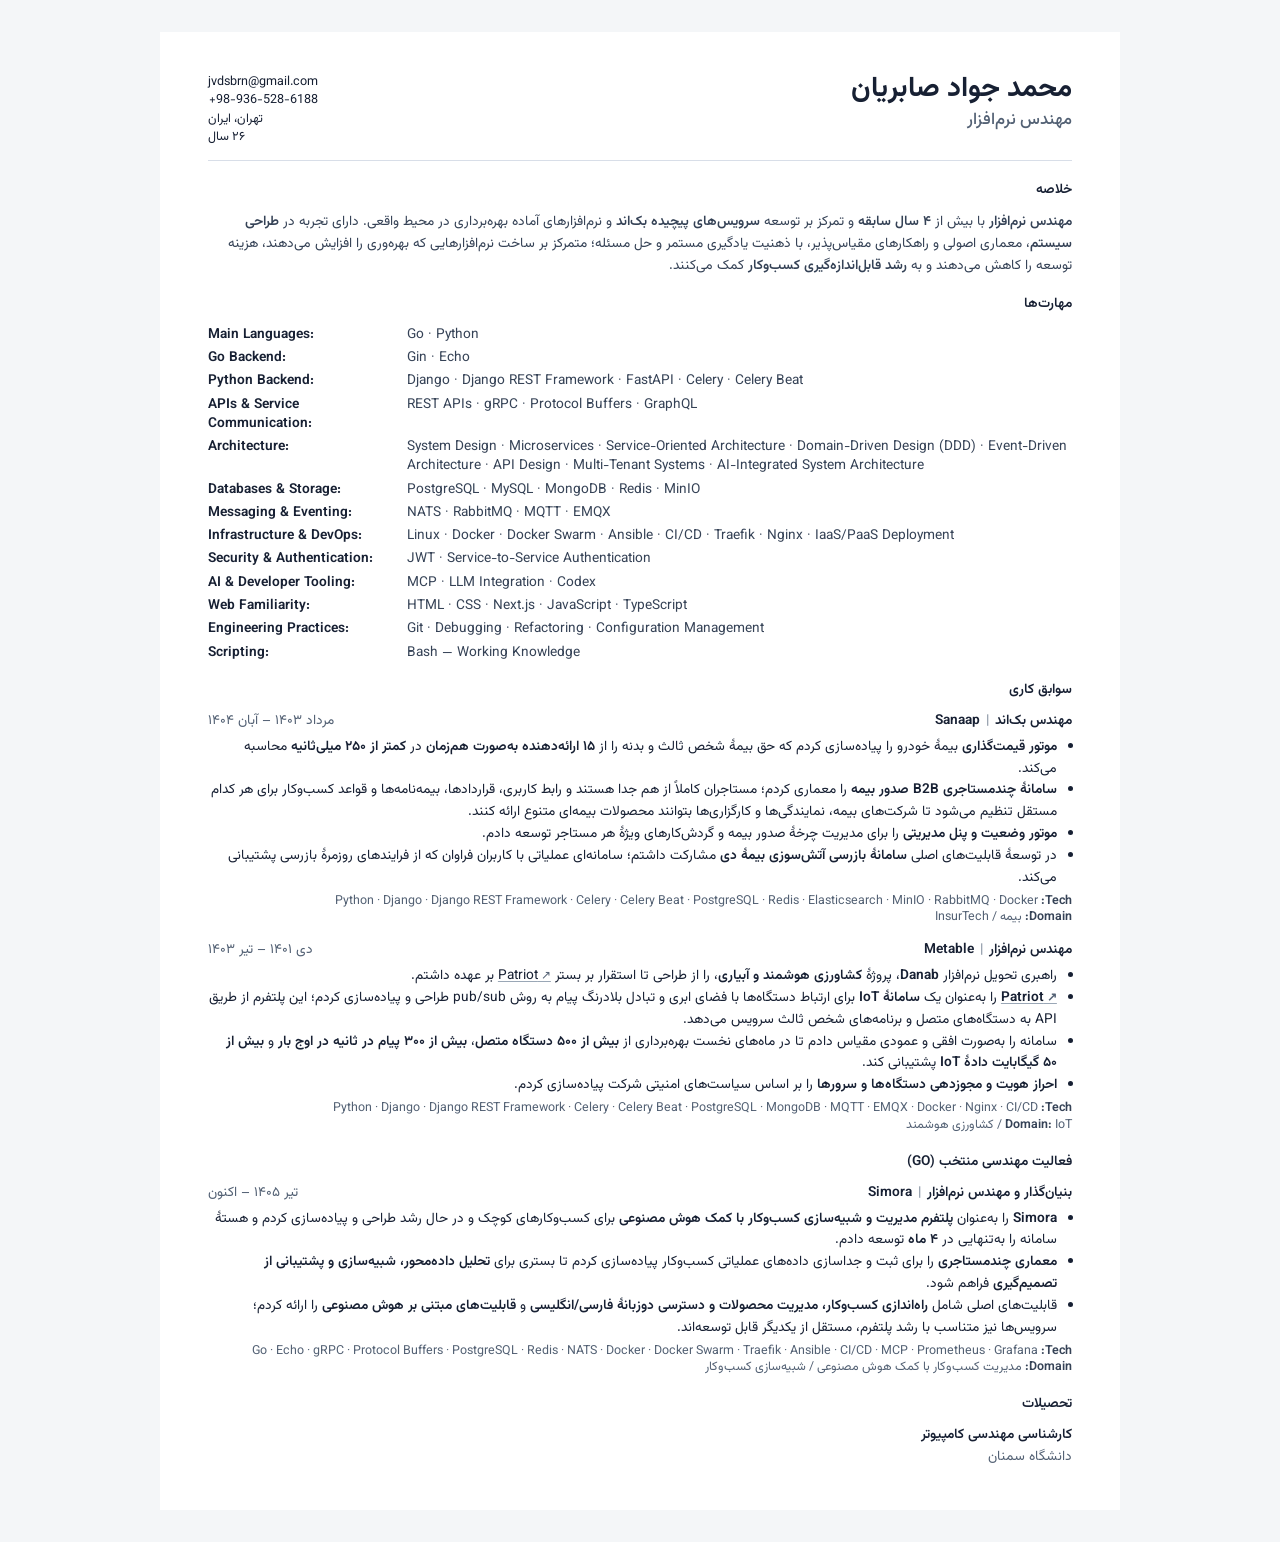
<file: docs/resume-software-fa.html>
<!doctype html>
<html lang="fa" dir="rtl">
<head>
  <meta charset="utf-8">
  <meta name="viewport" content="width=device-width, initial-scale=1">
  <title>مهندس نرم‌افزار</title>
  <link rel="stylesheet" href="../../styles/base.css">
  <link rel="stylesheet" href="../../styles/resume.css">
  <link rel="stylesheet" href="../../styles/fa.css">
  <link rel="stylesheet" href="../../styles/print.css">
</head>
<body>
  <main class="resume">
    <header class="resume-header">
  <div class="resume-header__identity">
    <h1 class="name">محمد جواد صابریان</h1>
    <p class="role">مهندس نرم‌افزار</p>
  </div>
  <address class="resume-header__contact">
    <a href="mailto:jvdsbrn@gmail.com" dir="ltr">jvdsbrn@gmail.com</a>
    <a href="tel:+98-936-528-6188" dir="ltr">+98-936-528-6188</a>
    <span>تهران، ایران</span>
    <span>۲۶ سال</span>
  </address>
</header>
    <section class="summary" aria-labelledby="summary-heading">
  <h2 id="summary-heading">خلاصه</h2>
  <p><strong>مهندس نرم‌افزار</strong> با بیش از <strong>۴ سال سابقه</strong> و تمرکز بر توسعه <strong>سرویس‌های پیچیده بک‌اند</strong> و نرم‌افزارهای آماده بهره‌برداری در محیط واقعی. دارای تجربه در <strong>طراحی سیستم</strong>، معماری اصولی و راهکارهای مقیاس‌پذیر، با ذهنیت یادگیری مستمر و حل مسئله؛ متمرکز بر ساخت نرم‌افزارهایی که بهره‌وری را افزایش می‌دهند، هزینه توسعه را کاهش می‌دهند و به <strong>رشد قابل‌اندازه‌گیری کسب‌وکار</strong> کمک می‌کنند.</p>
</section>
    <section class="skills" aria-labelledby="skills-heading">
  <h2 id="skills-heading">مهارت‌ها</h2>
  <dl class="skills-list">

    <div class="skill-row" dir="ltr">
      <dt>Main Languages</dt>
      <dd><bdi dir="ltr">Go · Python</bdi></dd>
    </div>

    <div class="skill-row" dir="ltr">
      <dt>Go Backend</dt>
      <dd><bdi dir="ltr">Gin · Echo</bdi></dd>
    </div>

    <div class="skill-row" dir="ltr">
      <dt>Python Backend</dt>
      <dd><bdi dir="ltr">Django · Django REST Framework · FastAPI · Celery · Celery Beat</bdi></dd>
    </div>

    <div class="skill-row" dir="ltr">
      <dt>APIs &amp; Service Communication</dt>
      <dd><bdi dir="ltr">REST APIs · gRPC · Protocol Buffers · GraphQL</bdi></dd>
    </div>

    <div class="skill-row" dir="ltr">
      <dt>Architecture</dt>
      <dd><bdi dir="ltr">System Design · Microservices · Service-Oriented Architecture · Domain-Driven Design (DDD) · Event-Driven Architecture · API Design · Multi-Tenant Systems · AI-Integrated System Architecture</bdi></dd>
    </div>

    <div class="skill-row" dir="ltr">
      <dt>Databases &amp; Storage</dt>
      <dd><bdi dir="ltr">PostgreSQL · MySQL · MongoDB · Redis · MinIO</bdi></dd>
    </div>

    <div class="skill-row" dir="ltr">
      <dt>Messaging &amp; Eventing</dt>
      <dd><bdi dir="ltr">NATS · RabbitMQ · MQTT · EMQX</bdi></dd>
    </div>

    <div class="skill-row" dir="ltr">
      <dt>Infrastructure &amp; DevOps</dt>
      <dd><bdi dir="ltr">Linux · Docker · Docker Swarm · Ansible · CI/CD · Traefik · Nginx · IaaS/PaaS Deployment</bdi></dd>
    </div>

    <div class="skill-row" dir="ltr">
      <dt>Security &amp; Authentication</dt>
      <dd><bdi dir="ltr">JWT · Service-to-Service Authentication</bdi></dd>
    </div>

    <div class="skill-row" dir="ltr">
      <dt>AI &amp; Developer Tooling</dt>
      <dd><bdi dir="ltr">MCP · LLM Integration · Codex</bdi></dd>
    </div>

    <div class="skill-row" dir="ltr">
      <dt>Web Familiarity</dt>
      <dd><bdi dir="ltr">HTML · CSS · Next.js · JavaScript · TypeScript</bdi></dd>
    </div>

    <div class="skill-row" dir="ltr">
      <dt>Engineering Practices</dt>
      <dd><bdi dir="ltr">Git · Debugging · Refactoring · Configuration Management</bdi></dd>
    </div>

    <div class="skill-row" dir="ltr">
      <dt>Scripting</dt>
      <dd><bdi dir="ltr">Bash — Working Knowledge</bdi></dd>
    </div>

  </dl>
</section>

<section class="experience" aria-labelledby="experience-heading">
  <h2 id="experience-heading">سوابق کاری</h2>

  <article class="experience-item">
    <header class="experience-item__heading">
      <h3>مهندس بک‌اند <span class="experience-item__separator">|</span> Sanaap</h3>
      <time>مرداد ۱۴۰۳ – آبان ۱۴۰۴</time>
    </header>
    <ul><li><strong>موتور قیمت‌گذاری</strong> بیمهٔ خودرو را پیاده‌سازی کردم که حق بیمهٔ شخص ثالث و بدنه را از <strong>۱۵ ارائه‌دهنده به‌صورت هم‌زمان</strong> در <strong>کمتر از ۲۵۰ میلی‌ثانیه</strong> محاسبه می‌کند.</li><li><strong>سامانهٔ چندمستاجری B2B صدور بیمه</strong> را معماری کردم؛ مستاجران کاملاً از هم جدا هستند و رابط کاربری، قراردادها، بیمه‌نامه‌ها و قواعد کسب‌وکار برای هر کدام مستقل تنظیم می‌شود تا شرکت‌های بیمه، نمایندگی‌ها و کارگزاری‌ها بتوانند محصولات بیمه‌ای متنوع ارائه کنند.</li><li><strong>موتور وضعیت و پنل مدیریتی</strong> را برای مدیریت چرخهٔ صدور بیمه و گردش‌کارهای ویژهٔ هر مستاجر توسعه دادم.</li><li>در توسعهٔ قابلیت‌های اصلی <strong>سامانهٔ بازرسی آتش‌سوزی بیمهٔ دی</strong> مشارکت داشتم؛ سامانه‌ای عملیاتی با کاربران فراوان که از فرایندهای روزمرهٔ بازرسی پشتیبانی می‌کند.</li></ul>
    <p class="experience-item__meta"><span class="experience-item__label">Tech:</span> <bdi dir="ltr">Python · Django · Django REST Framework · Celery · Celery Beat · PostgreSQL · Redis · Elasticsearch · MinIO · RabbitMQ · Docker</bdi></p>
    <p class="experience-item__meta"><span class="experience-item__label">Domain:</span> بیمه / InsurTech</p>
  </article>

  <article class="experience-item">
    <header class="experience-item__heading">
      <h3>مهندس نرم‌افزار <span class="experience-item__separator">|</span> Metable</h3>
      <time>دی ۱۴۰۱ – تیر ۱۴۰۳</time>
    </header>
    <ul><li>راهبری تحویل نرم‌افزار <strong>Danab</strong>، پروژهٔ <strong>کشاورزی هوشمند و آبیاری</strong>، را از طراحی تا استقرار بر بستر <a class="project-link" href="https://patriiot.metable.ir/" target="_blank" rel="noopener noreferrer" dir="ltr">Patriot<span class="project-link__icon" aria-hidden="true"> ↗</span></a> بر عهده داشتم.</li><li><strong><a class="project-link" href="https://patriiot.metable.ir/" target="_blank" rel="noopener noreferrer" dir="ltr">Patriot<span class="project-link__icon" aria-hidden="true"> ↗</span></a></strong> را به‌عنوان یک <strong>سامانهٔ IoT</strong> برای ارتباط دستگاه‌ها با فضای ابری و تبادل بلادرنگ پیام به روش pub/sub طراحی و پیاده‌سازی کردم؛ این پلتفرم از طریق API به دستگاه‌های متصل و برنامه‌های شخص ثالث سرویس می‌دهد.</li><li>سامانه را به‌صورت افقی و عمودی مقیاس دادم تا در ماه‌های نخست بهره‌برداری از <strong>بیش از ۵۰۰ دستگاه متصل</strong>، <strong>بیش از ۳۰۰ پیام در ثانیه در اوج بار</strong> و <strong>بیش از ۵۰ گیگابایت دادهٔ IoT</strong> پشتیبانی کند.</li><li><strong>احراز هویت و مجوزدهی دستگاه‌ها و سرورها</strong> را بر اساس سیاست‌های امنیتی شرکت پیاده‌سازی کردم.</li></ul>
    <p class="experience-item__meta"><span class="experience-item__label">Tech:</span> <bdi dir="ltr">Python · Django · Django REST Framework · Celery · Celery Beat · PostgreSQL · MongoDB · MQTT · EMQX · Docker · Nginx · CI/CD</bdi></p>
    <p class="experience-item__meta"><span class="experience-item__label">Domain:</span> IoT / کشاورزی هوشمند</p>
  </article>

</section>





<section class="experience" aria-labelledby="secondary-experience-heading">
  <h2 id="secondary-experience-heading">فعالیت مهندسی منتخب (Go)</h2>

  <article class="experience-item">
    <header class="experience-item__heading">
      <h3>بنیان‌گذار و مهندس نرم‌افزار <span class="experience-item__separator">|</span> Simora</h3>
      <time>تیر ۱۴۰۵ – اکنون</time>
    </header>
    <ul><li><strong>Simora</strong> را به‌عنوان <strong>پلتفرم مدیریت و شبیه‌سازی کسب‌وکار با کمک هوش مصنوعی</strong> برای کسب‌وکارهای کوچک و در حال رشد طراحی و پیاده‌سازی کردم و هستهٔ سامانه را به‌تنهایی در <strong>۴ ماه</strong> توسعه دادم.</li><li><strong>معماری چندمستاجری</strong> را برای ثبت و جداسازی داده‌های عملیاتی کسب‌وکار پیاده‌سازی کردم تا بستری برای <strong>تحلیل داده‌محور، شبیه‌سازی و پشتیبانی از تصمیم‌گیری</strong> فراهم شود.</li><li>قابلیت‌های اصلی شامل <strong>راه‌اندازی کسب‌وکار، مدیریت محصولات و دسترسی دوزبانهٔ فارسی/انگلیسی</strong> و <strong>قابلیت‌های مبتنی بر هوش مصنوعی</strong> را ارائه کردم؛ سرویس‌ها نیز متناسب با رشد پلتفرم، مستقل از یکدیگر قابل توسعه‌اند.</li></ul>
    <p class="experience-item__meta"><span class="experience-item__label">Tech:</span> <bdi dir="ltr">Go · Echo · gRPC · Protocol Buffers · PostgreSQL · Redis · NATS · Docker · Docker Swarm · Traefik · Ansible · CI/CD · MCP · Prometheus · Grafana</bdi></p>
    <p class="experience-item__meta"><span class="experience-item__label">Domain:</span> مدیریت کسب‌وکار با کمک هوش مصنوعی / شبیه‌سازی کسب‌وکار</p>
  </article>

</section>



<section class="education" aria-labelledby="education-heading">
  <h2 id="education-heading">تحصیلات</h2>
  <article class="education-item">
    <h3>کارشناسی مهندسی کامپیوتر</h3>
    <p>دانشگاه سمنان</p>
  </article>
</section>

  </main>
</body>
</html>
</file>
<file: styles/base.css>
:root {
  color: #172033;
  background: #f4f6f8;
}

* {
  box-sizing: border-box;
}

body {
  margin: 0;
  font-weight: 400;
}
</file>
<file: styles/resume.css>
.resume {
  width: calc(100% - 48px);
  max-width: 960px;
  margin: 32px auto;
  padding: 42px 48px;
  background: #ffffff;
}

.resume-header {
  display: grid;
  grid-template-columns: minmax(0, 1fr) auto;
  align-items: start;
  gap: 4mm;
  border-bottom: 1px solid #d8dee8;
  margin-bottom: 5mm;
  padding-bottom: 3.5mm;
}

.resume-header__identity {
  min-width: 0;
}

.resume-header__contact {
  display: flex;
  flex-direction: column;
  gap: 0.4mm;
  font-size: 0.92em;
  font-style: normal;
  line-height: 1.35;
  text-align: end;
}

.resume-header__contact a {
  color: inherit;
  text-decoration: none;
}

.resume-header__contact a:hover {
  text-decoration: underline;
}

.name {
  margin: 0 0 1.5mm;
  color: #172033;
  font-size: 21pt;
  font-weight: 700;
  line-height: 1.1;
}

.role {
  margin: 0;
  color: #536174;
  font-size: 12.5pt;
  font-weight: 500;
  line-height: 1.3;
}

h1,
h2,
p {
  margin-top: 0;
}

h1 {
  margin-bottom: 0;
  font-size: 1.7em;
  font-weight: 600;
}

h2 {
  margin-bottom: 2.5mm;
  font-size: 10.25pt;
  font-weight: 600;
  text-transform: uppercase;
  letter-spacing: 0.035em;
}

.summary p {
  margin-bottom: 0;
  color: #354256;
}

strong {
  font-weight: 600;
}

.skills {
  margin-top: 4.5mm;
}

.skills-list {
  margin: 0;
}

.skill-row {
  display: grid;
  grid-template-columns: minmax(150px, 190px) minmax(0, 1fr);
  align-items: baseline;
  column-gap: 2.5mm;
  margin-bottom: 1.1mm;
  line-height: 1.4;
  text-align: left;
}

.skill-row dt {
  flex: 0 0 auto;
  font-weight: 600;
}

.skill-row dt::after {
  content: ":";
}

.skill-row dd {
  margin: 0;
  color: #354256;
}

.skill-row--secondary {
  margin-top: 1mm;
  color: #536174;
  font-size: 0.92em;
}

.experience,
.education {
  margin-top: 4.5mm;
}

.experience-item,
.education-item {
  break-inside: avoid;
}

.experience-item + .experience-item {
  margin-top: 3.5mm;
}

.experience-item__heading,
.education-item header {
  display: flex;
  justify-content: space-between;
  flex-wrap: wrap;
  gap: 5mm;
}

.experience-item h3,
.education-item h3 {
  margin: 0;
  font-size: inherit;
  font-weight: 600;
}

.experience-item time,
.education-item time {
  flex: 0 0 auto;
  color: #536174;
}

.experience-item__separator {
  color: #8b96a5;
  padding-inline: 0.5mm;
}

.education-item p,
.experience-item__meta {
  margin: 0;
  color: #536174;
}

.experience-item ul {
  margin: 1mm 0;
  padding-inline-start: 4mm;
}

.experience-item__meta {
  font-size: 0.91em;
  line-height: 1.35;
  overflow-wrap: anywhere;
}

.experience-item__label {
  color: #354256;
  font-weight: 600;
}

.experience-item__meta bdi {
  unicode-bidi: isolate;
}

.project-link {
  color: inherit;
  text-decoration: underline;
  text-decoration-color: #9aa7b6;
  text-underline-offset: 0.12em;
}

.project-link__icon {
  color: #536174;
  font-size: 0.85em;
}

a:focus-visible {
  outline: 2px solid #536174;
  outline-offset: 2px;
}

@media (max-width: 768px) {
  .resume {
    width: 100%;
    max-width: none;
    margin: 0;
    padding: 28px 24px;
  }

  .skill-row {
    grid-template-columns: 1fr;
    row-gap: 1.5mm;
    margin-bottom: 3mm;
  }

  .experience-item__heading,
  .education-item header {
    gap: 3mm;
  }

  .resume-header {
    grid-template-columns: 1fr;
  }

  .resume-header__contact {
    text-align: start;
  }
}

@media (max-width: 480px) {
  .resume {
    padding: 16px;
  }

  .resume-header {
    margin-bottom: 4mm;
  }

  .resume {
    overflow-wrap: anywhere;
  }
}
</file>
<file: styles/en.css>
@font-face {
  font-family: "Inter";
  src: url("../assets/fonts/inter/Inter-Variable.ttf") format("truetype");
  font-style: normal;
  font-weight: 400;
  font-display: block;
}

@font-face {
  font-family: "Inter";
  src: url("../assets/fonts/inter/Inter-Variable.ttf") format("truetype");
  font-style: normal;
  font-weight: 500;
  font-display: block;
}

@font-face {
  font-family: "Inter";
  src: url("../assets/fonts/inter/Inter-Variable.ttf") format("truetype");
  font-style: normal;
  font-weight: 600;
  font-display: block;
}

@font-face {
  font-family: "Inter";
  src: url("../assets/fonts/inter/Inter-Variable.ttf") format("truetype");
  font-style: normal;
  font-weight: 700;
  font-display: block;
}

html[lang="en"] {
  font-family: "Inter", Arial, sans-serif;
  font-size: 9.75pt;
  line-height: 1.43;
}
</file>
<file: styles/print.css>
@page {
  size: 210mm 305mm;
  margin: 9mm 10mm;
}

@media print {
  :root {
    background: #ffffff;
  }

  .resume {
    width: 190mm;
    max-width: none;
    min-height: 287mm;
    margin: 0;
    padding: 0;
  }

  .skill-row {
    display: flex;
    align-items: baseline;
  }

  .skill-row dt {
    flex: 0 0 31mm;
    margin-right: 2.5mm;
  }

  .skill-row dd {
    flex: 1 1 auto;
  }
}
</file>
<file: styles/fa.css>
@font-face {
  font-family: "Vazirmatn";
  src: url("../assets/fonts/vazirmatn/Vazirmatn%5Bwght%5D.ttf") format("truetype");
  font-style: normal;
  font-weight: 400 700;
  font-display: block;
}

html[lang="fa"] {
  font-family: "Vazirmatn", Tahoma, sans-serif;
  font-size: 10.25pt;
  line-height: 1.6;
}

html[dir="rtl"] .resume {
  text-align: right;
}

html[dir="rtl"] h2 {
  letter-spacing: 0;
}
</file>
